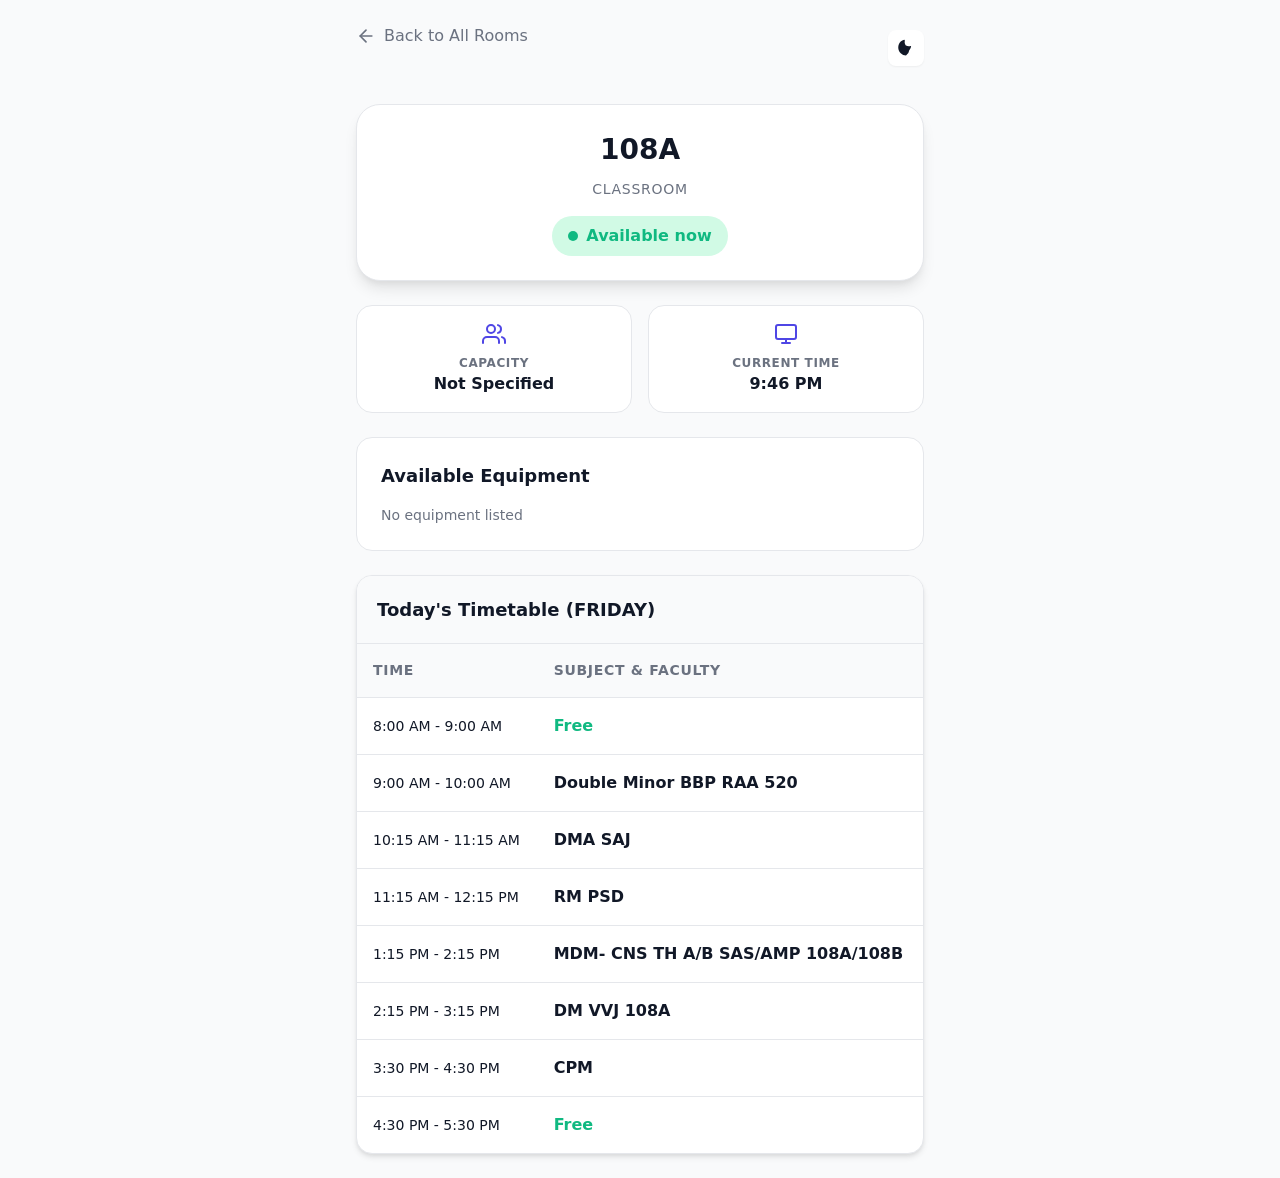
<file: room-108a.html>
<!DOCTYPE html>
<html lang="en">
<head>
    <meta charset="UTF-8">
    <meta name="viewport" content="width=device-width, initial-scale=1.0">
    <title>Room 108A | Smart Campus</title>
    <meta name="description" content="Live timetable and status for room.">
    <link rel="stylesheet" href="style.css">
</head>
<body data-room-id="108a">
    <div class="container">
        <header>
            <a href="index.html" class="back-btn">
                <svg width="20" height="20" viewBox="0 0 24 24" fill="none" stroke="currentColor" stroke-width="2" stroke-linecap="round" stroke-linejoin="round"><line x1="19" y1="12" x2="5" y2="12"></line><polyline points="12 19 5 12 12 5"></polyline></svg>
                Back to All Rooms
            </a>
            <button class="theme-toggle" id="theme-btn" aria-label="Toggle Dark Mode">
                <svg viewBox="0 0 24 24"><path d="M12 21.05a9 9 0 01-6.36-2.64C1.76 14.54 1.76 8.2 5.64 4.32a9 9 0 014.13-2.19c.47-.13.91.24.79.71a8.03 8.03 0 00.91 5.92 8.03 8.03 0 005.92.91c.47-.12.84.32.71.79a9 9 0 01-2.19 4.13A9 9 0 0112 21.05z"/></svg>
            </button>
        </header>

        <main id="room-content" class="hidden">
            <section class="room-hero">
                <h1 id="room-name">Loading...</h1>
                <p id="room-type" class="text-muted text-sm" style="text-transform: uppercase; letter-spacing: 0.05em;">---</p>
                <div id="room-status-indicator" class="status-indicator">
                    <div class="status-dot"></div>
                    <span id="room-status-text">Checking Status...</span>
                </div>
            </section>

            <section class="details-grid">
                <div class="detail-item">
                    <svg class="detail-icon" viewBox="0 0 24 24" fill="none" stroke="currentColor" stroke-width="2" stroke-linecap="round" stroke-linejoin="round"><path d="M17 21v-2a4 4 0 0 0-4-4H5a4 4 0 0 0-4 4v2"></path><circle cx="9" cy="7" r="4"></circle><path d="M23 21v-2a4 4 0 0 0-3-3.87"></path><path d="M16 3.13a4 4 0 0 1 0 7.75"></path></svg>
                    <span class="detail-label">Capacity</span>
                    <span id="room-capacity" class="detail-value">-- Seats</span>
                </div>
                <div class="detail-item">
                    <svg class="detail-icon" viewBox="0 0 24 24" fill="none" stroke="currentColor" stroke-width="2" stroke-linecap="round" stroke-linejoin="round"><rect x="2" y="3" width="20" height="14" rx="2" ry="2"></rect><line x1="8" y1="21" x2="16" y2="21"></line><line x1="12" y1="17" x2="12" y2="21"></line></svg>
                    <span class="detail-label">Current Time</span>
                    <span id="current-clock" class="detail-value">--:--</span>
                </div>
            </section>

            <section class="equipment-list">
                <h3>Available Equipment</h3>
                <div id="equipment-tags" class="equipment-tags">
                </div>
            </section>

            <section class="timetable-card">
                <div class="timetable-header">
                    <h3 id="timetable-title">Today's Timetable</h3>
                </div>
                <div class="table-container">
                    <table>
                        <thead>
                            <tr>
                                <th>Time</th>
                                <th>Subject & Faculty</th>
                            </tr>
                        </thead>
                        <tbody id="timetable-body">
                        </tbody>
                    </table>
                </div>
            </section>
        </main>
        
        <div id="loader" class="loader-container">
            <div class="spinner"></div>
        </div>

        <div id="error-message" class="hidden text-center" style="padding: 2rem;">
            <svg style="width: 48px; height: 48px; color: var(--status-occupied); margin: 0 auto 1rem;" fill="none" stroke="currentColor" viewBox="0 0 24 24"><path stroke-linecap="round" stroke-linejoin="round" stroke-width="2" d="M12 9v2m0 4h.01m-6.938 4h13.856c1.54 0 2.502-1.667 1.732-3L13.732 4c-.77-1.333-2.694-1.333-3.464 0L3.34 16c-.77 1.333.192 3 1.732 3z"></path></svg>
            <h2 style="margin-bottom: 0.5rem;">Room Not Found</h2>
            <p class="text-muted" style="margin-bottom: 1.5rem;">The requested room ID is invalid or does not exist.</p>
            <a href="index.html" class="filter-btn" style="text-decoration: none; display: inline-block; background-color: var(--primary); color: white;">Return Home</a>
        </div>
    </div>

    <script src="app.js"></script>
</body>
</html>
</file>
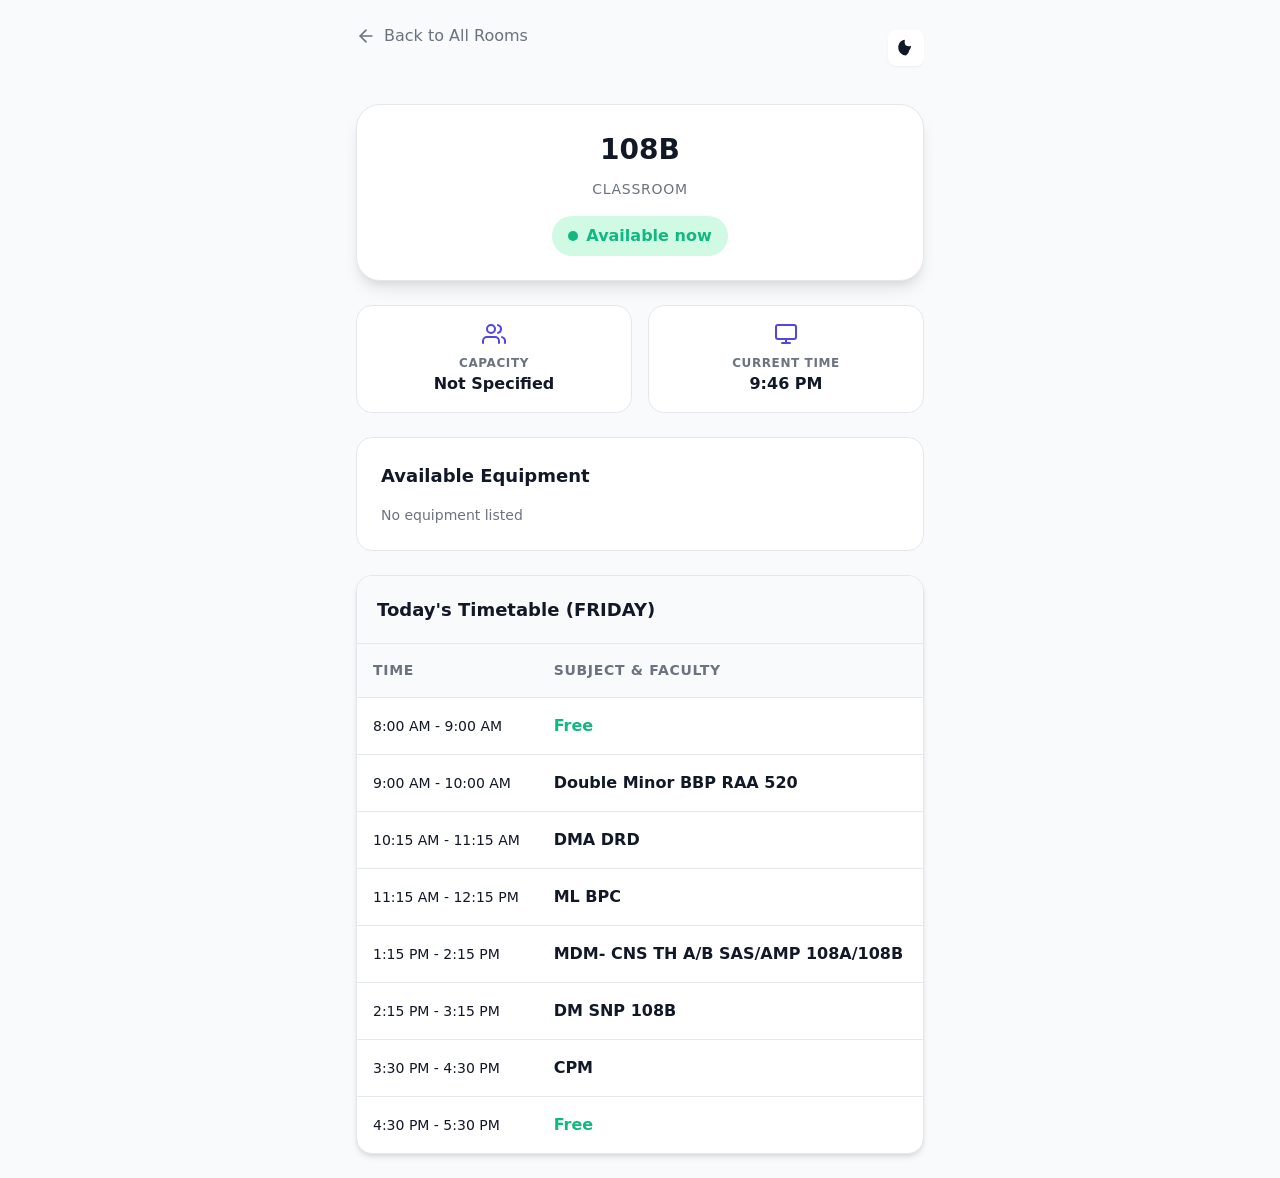
<file: room-108b.html>
<!DOCTYPE html>
<html lang="en">
<head>
    <meta charset="UTF-8">
    <meta name="viewport" content="width=device-width, initial-scale=1.0">
    <title>Room 108B | Smart Campus</title>
    <meta name="description" content="Live timetable and status for room.">
    <link rel="stylesheet" href="style.css">
</head>
<body data-room-id="108b">
    <div class="container">
        <header>
            <a href="index.html" class="back-btn">
                <svg width="20" height="20" viewBox="0 0 24 24" fill="none" stroke="currentColor" stroke-width="2" stroke-linecap="round" stroke-linejoin="round"><line x1="19" y1="12" x2="5" y2="12"></line><polyline points="12 19 5 12 12 5"></polyline></svg>
                Back to All Rooms
            </a>
            <button class="theme-toggle" id="theme-btn" aria-label="Toggle Dark Mode">
                <svg viewBox="0 0 24 24"><path d="M12 21.05a9 9 0 01-6.36-2.64C1.76 14.54 1.76 8.2 5.64 4.32a9 9 0 014.13-2.19c.47-.13.91.24.79.71a8.03 8.03 0 00.91 5.92 8.03 8.03 0 005.92.91c.47-.12.84.32.71.79a9 9 0 01-2.19 4.13A9 9 0 0112 21.05z"/></svg>
            </button>
        </header>

        <main id="room-content" class="hidden">
            <section class="room-hero">
                <h1 id="room-name">Loading...</h1>
                <p id="room-type" class="text-muted text-sm" style="text-transform: uppercase; letter-spacing: 0.05em;">---</p>
                <div id="room-status-indicator" class="status-indicator">
                    <div class="status-dot"></div>
                    <span id="room-status-text">Checking Status...</span>
                </div>
            </section>

            <section class="details-grid">
                <div class="detail-item">
                    <svg class="detail-icon" viewBox="0 0 24 24" fill="none" stroke="currentColor" stroke-width="2" stroke-linecap="round" stroke-linejoin="round"><path d="M17 21v-2a4 4 0 0 0-4-4H5a4 4 0 0 0-4 4v2"></path><circle cx="9" cy="7" r="4"></circle><path d="M23 21v-2a4 4 0 0 0-3-3.87"></path><path d="M16 3.13a4 4 0 0 1 0 7.75"></path></svg>
                    <span class="detail-label">Capacity</span>
                    <span id="room-capacity" class="detail-value">-- Seats</span>
                </div>
                <div class="detail-item">
                    <svg class="detail-icon" viewBox="0 0 24 24" fill="none" stroke="currentColor" stroke-width="2" stroke-linecap="round" stroke-linejoin="round"><rect x="2" y="3" width="20" height="14" rx="2" ry="2"></rect><line x1="8" y1="21" x2="16" y2="21"></line><line x1="12" y1="17" x2="12" y2="21"></line></svg>
                    <span class="detail-label">Current Time</span>
                    <span id="current-clock" class="detail-value">--:--</span>
                </div>
            </section>

            <section class="equipment-list">
                <h3>Available Equipment</h3>
                <div id="equipment-tags" class="equipment-tags">
                </div>
            </section>

            <section class="timetable-card">
                <div class="timetable-header">
                    <h3 id="timetable-title">Today's Timetable</h3>
                </div>
                <div class="table-container">
                    <table>
                        <thead>
                            <tr>
                                <th>Time</th>
                                <th>Subject & Faculty</th>
                            </tr>
                        </thead>
                        <tbody id="timetable-body">
                        </tbody>
                    </table>
                </div>
            </section>
        </main>
        
        <div id="loader" class="loader-container">
            <div class="spinner"></div>
        </div>

        <div id="error-message" class="hidden text-center" style="padding: 2rem;">
            <svg style="width: 48px; height: 48px; color: var(--status-occupied); margin: 0 auto 1rem;" fill="none" stroke="currentColor" viewBox="0 0 24 24"><path stroke-linecap="round" stroke-linejoin="round" stroke-width="2" d="M12 9v2m0 4h.01m-6.938 4h13.856c1.54 0 2.502-1.667 1.732-3L13.732 4c-.77-1.333-2.694-1.333-3.464 0L3.34 16c-.77 1.333.192 3 1.732 3z"></path></svg>
            <h2 style="margin-bottom: 0.5rem;">Room Not Found</h2>
            <p class="text-muted" style="margin-bottom: 1.5rem;">The requested room ID is invalid or does not exist.</p>
            <a href="index.html" class="filter-btn" style="text-decoration: none; display: inline-block; background-color: var(--primary); color: white;">Return Home</a>
        </div>
    </div>

    <script src="app.js"></script>
</body>
</html>
</file>
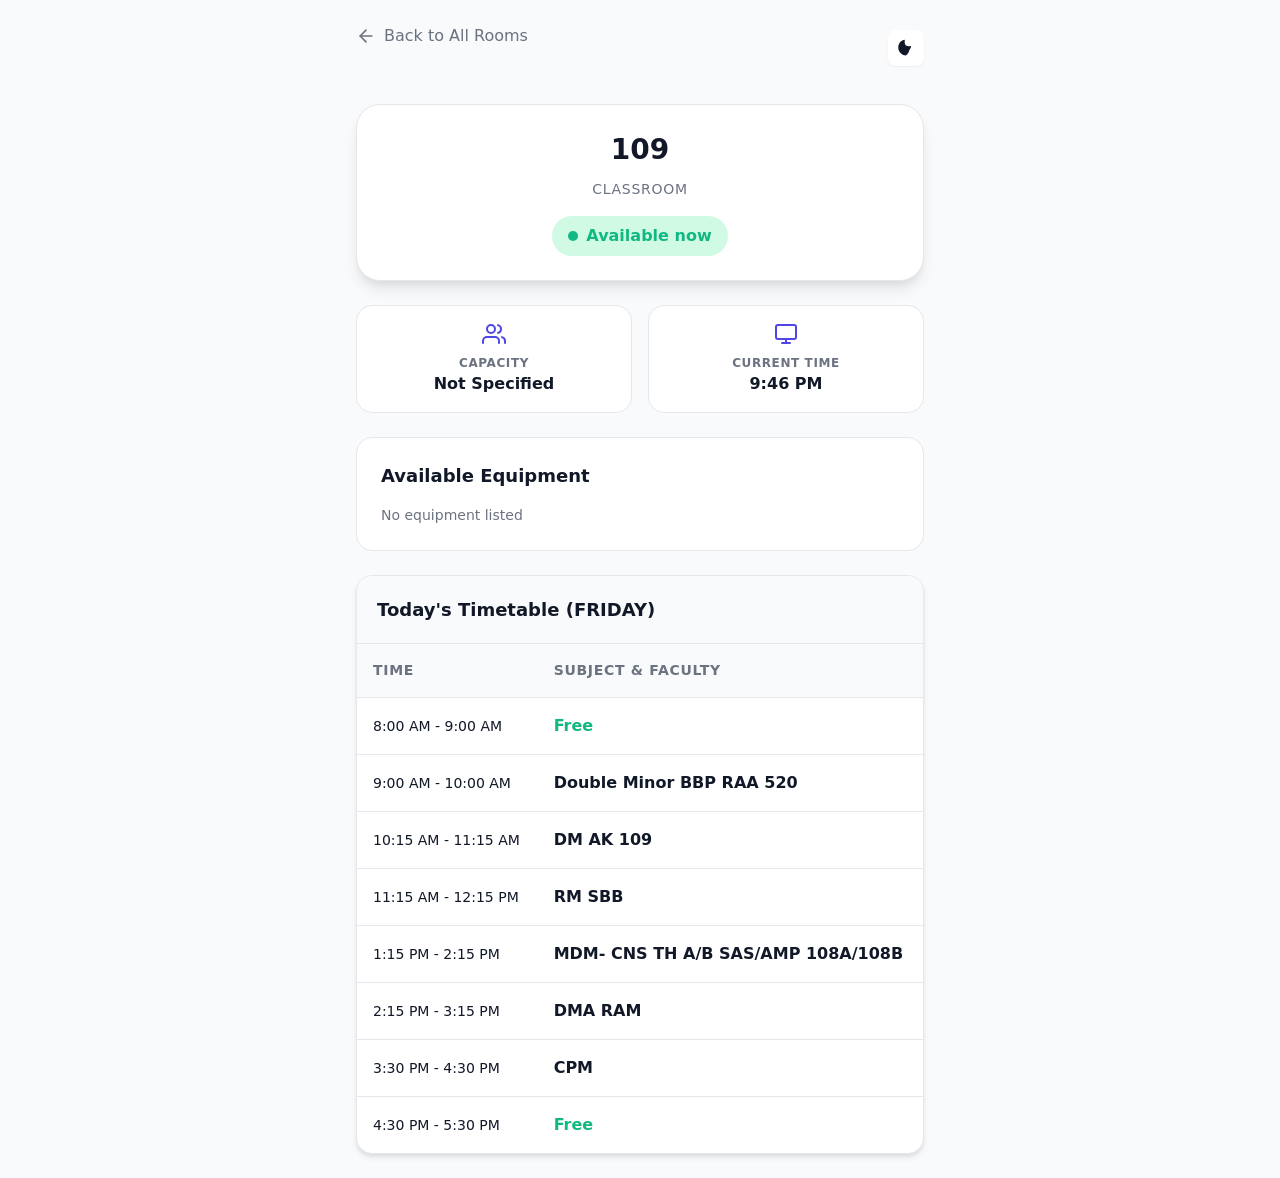
<file: room-109.html>
<!DOCTYPE html>
<html lang="en">
<head>
    <meta charset="UTF-8">
    <meta name="viewport" content="width=device-width, initial-scale=1.0">
    <title>Room 109 | Smart Campus</title>
    <meta name="description" content="Live timetable and status for room.">
    <link rel="stylesheet" href="style.css">
</head>
<body data-room-id="109">
    <div class="container">
        <header>
            <a href="index.html" class="back-btn">
                <svg width="20" height="20" viewBox="0 0 24 24" fill="none" stroke="currentColor" stroke-width="2" stroke-linecap="round" stroke-linejoin="round"><line x1="19" y1="12" x2="5" y2="12"></line><polyline points="12 19 5 12 12 5"></polyline></svg>
                Back to All Rooms
            </a>
            <button class="theme-toggle" id="theme-btn" aria-label="Toggle Dark Mode">
                <svg viewBox="0 0 24 24"><path d="M12 21.05a9 9 0 01-6.36-2.64C1.76 14.54 1.76 8.2 5.64 4.32a9 9 0 014.13-2.19c.47-.13.91.24.79.71a8.03 8.03 0 00.91 5.92 8.03 8.03 0 005.92.91c.47-.12.84.32.71.79a9 9 0 01-2.19 4.13A9 9 0 0112 21.05z"/></svg>
            </button>
        </header>

        <main id="room-content" class="hidden">
            <section class="room-hero">
                <h1 id="room-name">Loading...</h1>
                <p id="room-type" class="text-muted text-sm" style="text-transform: uppercase; letter-spacing: 0.05em;">---</p>
                <div id="room-status-indicator" class="status-indicator">
                    <div class="status-dot"></div>
                    <span id="room-status-text">Checking Status...</span>
                </div>
            </section>

            <section class="details-grid">
                <div class="detail-item">
                    <svg class="detail-icon" viewBox="0 0 24 24" fill="none" stroke="currentColor" stroke-width="2" stroke-linecap="round" stroke-linejoin="round"><path d="M17 21v-2a4 4 0 0 0-4-4H5a4 4 0 0 0-4 4v2"></path><circle cx="9" cy="7" r="4"></circle><path d="M23 21v-2a4 4 0 0 0-3-3.87"></path><path d="M16 3.13a4 4 0 0 1 0 7.75"></path></svg>
                    <span class="detail-label">Capacity</span>
                    <span id="room-capacity" class="detail-value">-- Seats</span>
                </div>
                <div class="detail-item">
                    <svg class="detail-icon" viewBox="0 0 24 24" fill="none" stroke="currentColor" stroke-width="2" stroke-linecap="round" stroke-linejoin="round"><rect x="2" y="3" width="20" height="14" rx="2" ry="2"></rect><line x1="8" y1="21" x2="16" y2="21"></line><line x1="12" y1="17" x2="12" y2="21"></line></svg>
                    <span class="detail-label">Current Time</span>
                    <span id="current-clock" class="detail-value">--:--</span>
                </div>
            </section>

            <section class="equipment-list">
                <h3>Available Equipment</h3>
                <div id="equipment-tags" class="equipment-tags">
                </div>
            </section>

            <section class="timetable-card">
                <div class="timetable-header">
                    <h3 id="timetable-title">Today's Timetable</h3>
                </div>
                <div class="table-container">
                    <table>
                        <thead>
                            <tr>
                                <th>Time</th>
                                <th>Subject & Faculty</th>
                            </tr>
                        </thead>
                        <tbody id="timetable-body">
                        </tbody>
                    </table>
                </div>
            </section>
        </main>
        
        <div id="loader" class="loader-container">
            <div class="spinner"></div>
        </div>

        <div id="error-message" class="hidden text-center" style="padding: 2rem;">
            <svg style="width: 48px; height: 48px; color: var(--status-occupied); margin: 0 auto 1rem;" fill="none" stroke="currentColor" viewBox="0 0 24 24"><path stroke-linecap="round" stroke-linejoin="round" stroke-width="2" d="M12 9v2m0 4h.01m-6.938 4h13.856c1.54 0 2.502-1.667 1.732-3L13.732 4c-.77-1.333-2.694-1.333-3.464 0L3.34 16c-.77 1.333.192 3 1.732 3z"></path></svg>
            <h2 style="margin-bottom: 0.5rem;">Room Not Found</h2>
            <p class="text-muted" style="margin-bottom: 1.5rem;">The requested room ID is invalid or does not exist.</p>
            <a href="index.html" class="filter-btn" style="text-decoration: none; display: inline-block; background-color: var(--primary); color: white;">Return Home</a>
        </div>
    </div>

    <script src="app.js"></script>
</body>
</html>
</file>
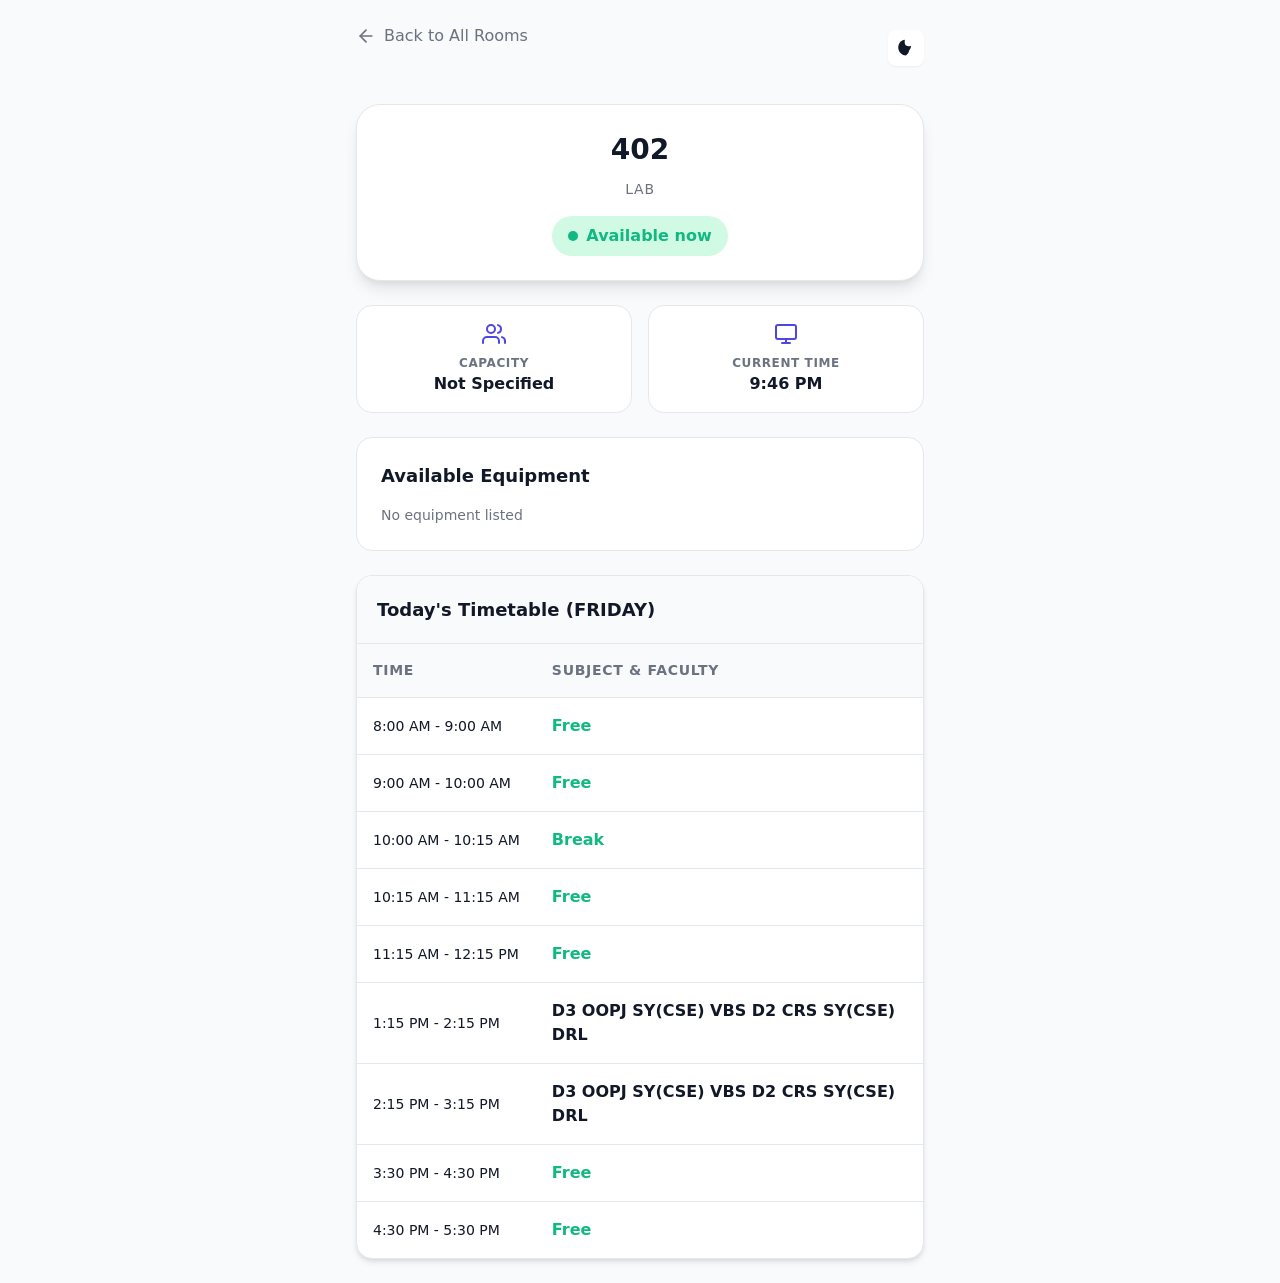
<file: room-402.html>
<!DOCTYPE html>
<html lang="en">
<head>
    <meta charset="UTF-8">
    <meta name="viewport" content="width=device-width, initial-scale=1.0">
    <title>Room 402 | Smart Campus</title>
    <meta name="description" content="Live timetable and status for room.">
    <link rel="stylesheet" href="style.css">
</head>
<body data-room-id="402">
    <div class="container">
        <header>
            <a href="index.html" class="back-btn">
                <svg width="20" height="20" viewBox="0 0 24 24" fill="none" stroke="currentColor" stroke-width="2" stroke-linecap="round" stroke-linejoin="round"><line x1="19" y1="12" x2="5" y2="12"></line><polyline points="12 19 5 12 12 5"></polyline></svg>
                Back to All Rooms
            </a>
            <button class="theme-toggle" id="theme-btn" aria-label="Toggle Dark Mode">
                <svg viewBox="0 0 24 24"><path d="M12 21.05a9 9 0 01-6.36-2.64C1.76 14.54 1.76 8.2 5.64 4.32a9 9 0 014.13-2.19c.47-.13.91.24.79.71a8.03 8.03 0 00.91 5.92 8.03 8.03 0 005.92.91c.47-.12.84.32.71.79a9 9 0 01-2.19 4.13A9 9 0 0112 21.05z"/></svg>
            </button>
        </header>

        <main id="room-content" class="hidden">
            <section class="room-hero">
                <h1 id="room-name">Loading...</h1>
                <p id="room-type" class="text-muted text-sm" style="text-transform: uppercase; letter-spacing: 0.05em;">---</p>
                <div id="room-status-indicator" class="status-indicator">
                    <div class="status-dot"></div>
                    <span id="room-status-text">Checking Status...</span>
                </div>
            </section>

            <section class="details-grid">
                <div class="detail-item">
                    <svg class="detail-icon" viewBox="0 0 24 24" fill="none" stroke="currentColor" stroke-width="2" stroke-linecap="round" stroke-linejoin="round"><path d="M17 21v-2a4 4 0 0 0-4-4H5a4 4 0 0 0-4 4v2"></path><circle cx="9" cy="7" r="4"></circle><path d="M23 21v-2a4 4 0 0 0-3-3.87"></path><path d="M16 3.13a4 4 0 0 1 0 7.75"></path></svg>
                    <span class="detail-label">Capacity</span>
                    <span id="room-capacity" class="detail-value">-- Seats</span>
                </div>
                <div class="detail-item">
                    <svg class="detail-icon" viewBox="0 0 24 24" fill="none" stroke="currentColor" stroke-width="2" stroke-linecap="round" stroke-linejoin="round"><rect x="2" y="3" width="20" height="14" rx="2" ry="2"></rect><line x1="8" y1="21" x2="16" y2="21"></line><line x1="12" y1="17" x2="12" y2="21"></line></svg>
                    <span class="detail-label">Current Time</span>
                    <span id="current-clock" class="detail-value">--:--</span>
                </div>
            </section>

            <section class="equipment-list">
                <h3>Available Equipment</h3>
                <div id="equipment-tags" class="equipment-tags">
                </div>
            </section>

            <section class="timetable-card">
                <div class="timetable-header">
                    <h3 id="timetable-title">Today's Timetable</h3>
                </div>
                <div class="table-container">
                    <table>
                        <thead>
                            <tr>
                                <th>Time</th>
                                <th>Subject & Faculty</th>
                            </tr>
                        </thead>
                        <tbody id="timetable-body">
                        </tbody>
                    </table>
                </div>
            </section>
        </main>
        
        <div id="loader" class="loader-container">
            <div class="spinner"></div>
        </div>

        <div id="error-message" class="hidden text-center" style="padding: 2rem;">
            <svg style="width: 48px; height: 48px; color: var(--status-occupied); margin: 0 auto 1rem;" fill="none" stroke="currentColor" viewBox="0 0 24 24"><path stroke-linecap="round" stroke-linejoin="round" stroke-width="2" d="M12 9v2m0 4h.01m-6.938 4h13.856c1.54 0 2.502-1.667 1.732-3L13.732 4c-.77-1.333-2.694-1.333-3.464 0L3.34 16c-.77 1.333.192 3 1.732 3z"></path></svg>
            <h2 style="margin-bottom: 0.5rem;">Room Not Found</h2>
            <p class="text-muted" style="margin-bottom: 1.5rem;">The requested room ID is invalid or does not exist.</p>
            <a href="index.html" class="filter-btn" style="text-decoration: none; display: inline-block; background-color: var(--primary); color: white;">Return Home</a>
        </div>
    </div>

    <script src="app.js"></script>
</body>
</html>
</file>
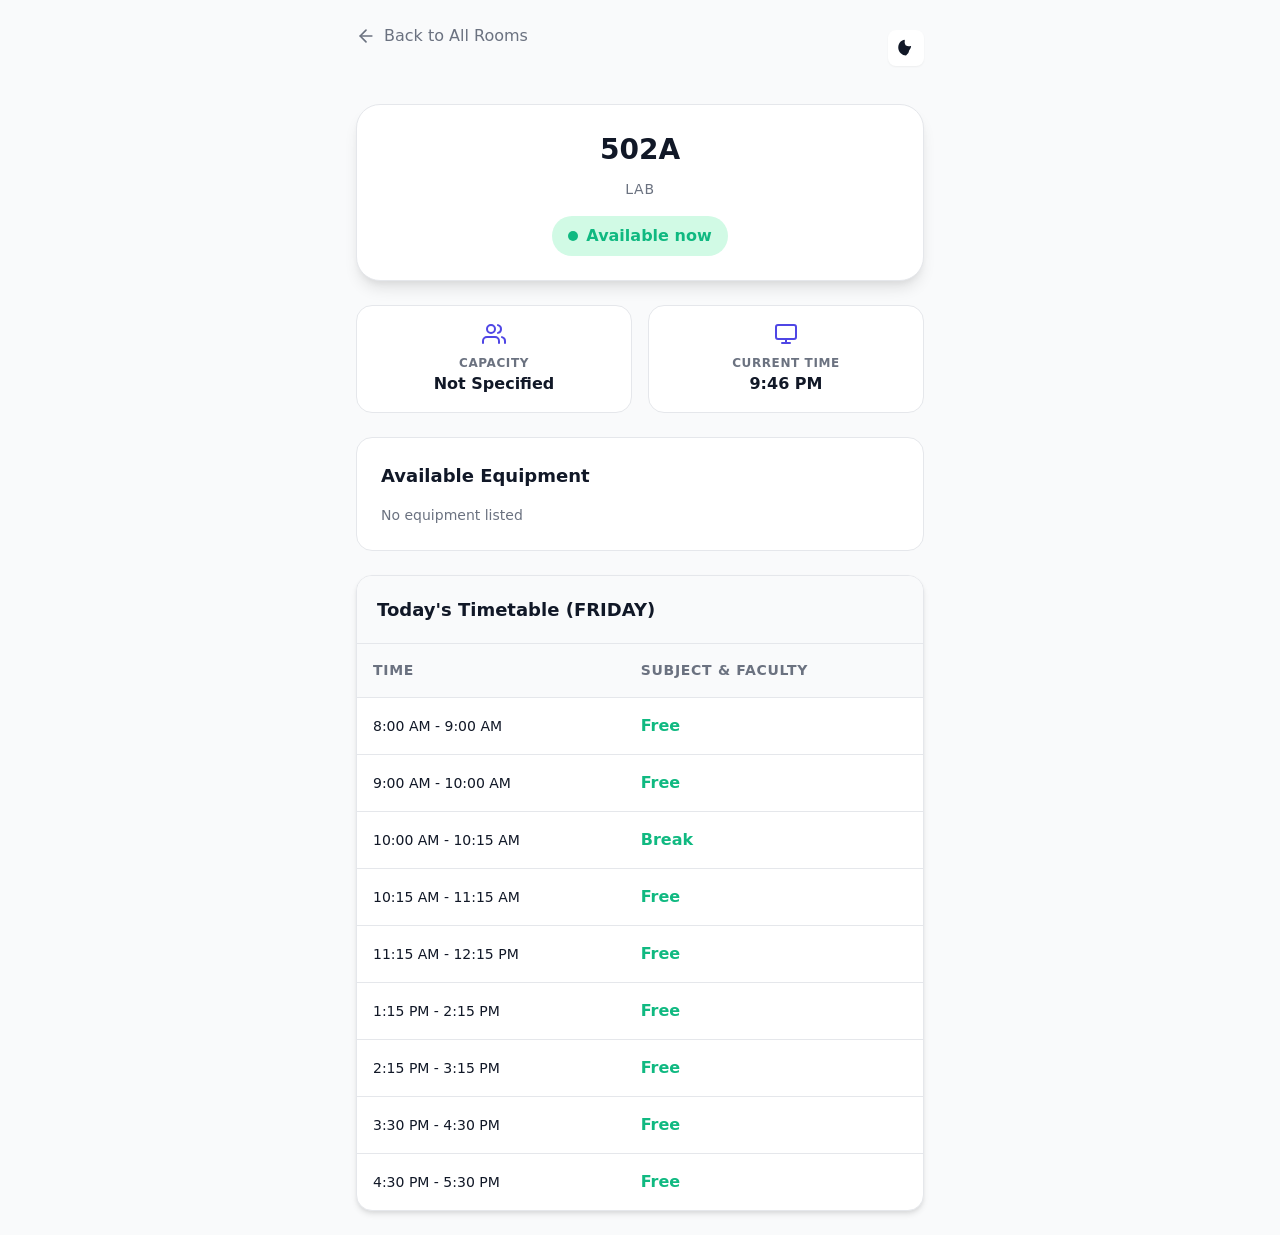
<file: room-502a.html>
<!DOCTYPE html>
<html lang="en">
<head>
    <meta charset="UTF-8">
    <meta name="viewport" content="width=device-width, initial-scale=1.0">
    <title>Room 502A | Smart Campus</title>
    <meta name="description" content="Live timetable and status for room.">
    <link rel="stylesheet" href="style.css">
</head>
<body data-room-id="502a">
    <div class="container">
        <header>
            <a href="index.html" class="back-btn">
                <svg width="20" height="20" viewBox="0 0 24 24" fill="none" stroke="currentColor" stroke-width="2" stroke-linecap="round" stroke-linejoin="round"><line x1="19" y1="12" x2="5" y2="12"></line><polyline points="12 19 5 12 12 5"></polyline></svg>
                Back to All Rooms
            </a>
            <button class="theme-toggle" id="theme-btn" aria-label="Toggle Dark Mode">
                <svg viewBox="0 0 24 24"><path d="M12 21.05a9 9 0 01-6.36-2.64C1.76 14.54 1.76 8.2 5.64 4.32a9 9 0 014.13-2.19c.47-.13.91.24.79.71a8.03 8.03 0 00.91 5.92 8.03 8.03 0 005.92.91c.47-.12.84.32.71.79a9 9 0 01-2.19 4.13A9 9 0 0112 21.05z"/></svg>
            </button>
        </header>

        <main id="room-content" class="hidden">
            <section class="room-hero">
                <h1 id="room-name">Loading...</h1>
                <p id="room-type" class="text-muted text-sm" style="text-transform: uppercase; letter-spacing: 0.05em;">---</p>
                <div id="room-status-indicator" class="status-indicator">
                    <div class="status-dot"></div>
                    <span id="room-status-text">Checking Status...</span>
                </div>
            </section>

            <section class="details-grid">
                <div class="detail-item">
                    <svg class="detail-icon" viewBox="0 0 24 24" fill="none" stroke="currentColor" stroke-width="2" stroke-linecap="round" stroke-linejoin="round"><path d="M17 21v-2a4 4 0 0 0-4-4H5a4 4 0 0 0-4 4v2"></path><circle cx="9" cy="7" r="4"></circle><path d="M23 21v-2a4 4 0 0 0-3-3.87"></path><path d="M16 3.13a4 4 0 0 1 0 7.75"></path></svg>
                    <span class="detail-label">Capacity</span>
                    <span id="room-capacity" class="detail-value">-- Seats</span>
                </div>
                <div class="detail-item">
                    <svg class="detail-icon" viewBox="0 0 24 24" fill="none" stroke="currentColor" stroke-width="2" stroke-linecap="round" stroke-linejoin="round"><rect x="2" y="3" width="20" height="14" rx="2" ry="2"></rect><line x1="8" y1="21" x2="16" y2="21"></line><line x1="12" y1="17" x2="12" y2="21"></line></svg>
                    <span class="detail-label">Current Time</span>
                    <span id="current-clock" class="detail-value">--:--</span>
                </div>
            </section>

            <section class="equipment-list">
                <h3>Available Equipment</h3>
                <div id="equipment-tags" class="equipment-tags">
                </div>
            </section>

            <section class="timetable-card">
                <div class="timetable-header">
                    <h3 id="timetable-title">Today's Timetable</h3>
                </div>
                <div class="table-container">
                    <table>
                        <thead>
                            <tr>
                                <th>Time</th>
                                <th>Subject & Faculty</th>
                            </tr>
                        </thead>
                        <tbody id="timetable-body">
                        </tbody>
                    </table>
                </div>
            </section>
        </main>
        
        <div id="loader" class="loader-container">
            <div class="spinner"></div>
        </div>

        <div id="error-message" class="hidden text-center" style="padding: 2rem;">
            <svg style="width: 48px; height: 48px; color: var(--status-occupied); margin: 0 auto 1rem;" fill="none" stroke="currentColor" viewBox="0 0 24 24"><path stroke-linecap="round" stroke-linejoin="round" stroke-width="2" d="M12 9v2m0 4h.01m-6.938 4h13.856c1.54 0 2.502-1.667 1.732-3L13.732 4c-.77-1.333-2.694-1.333-3.464 0L3.34 16c-.77 1.333.192 3 1.732 3z"></path></svg>
            <h2 style="margin-bottom: 0.5rem;">Room Not Found</h2>
            <p class="text-muted" style="margin-bottom: 1.5rem;">The requested room ID is invalid or does not exist.</p>
            <a href="index.html" class="filter-btn" style="text-decoration: none; display: inline-block; background-color: var(--primary); color: white;">Return Home</a>
        </div>
    </div>

    <script src="app.js"></script>
</body>
</html>
</file>
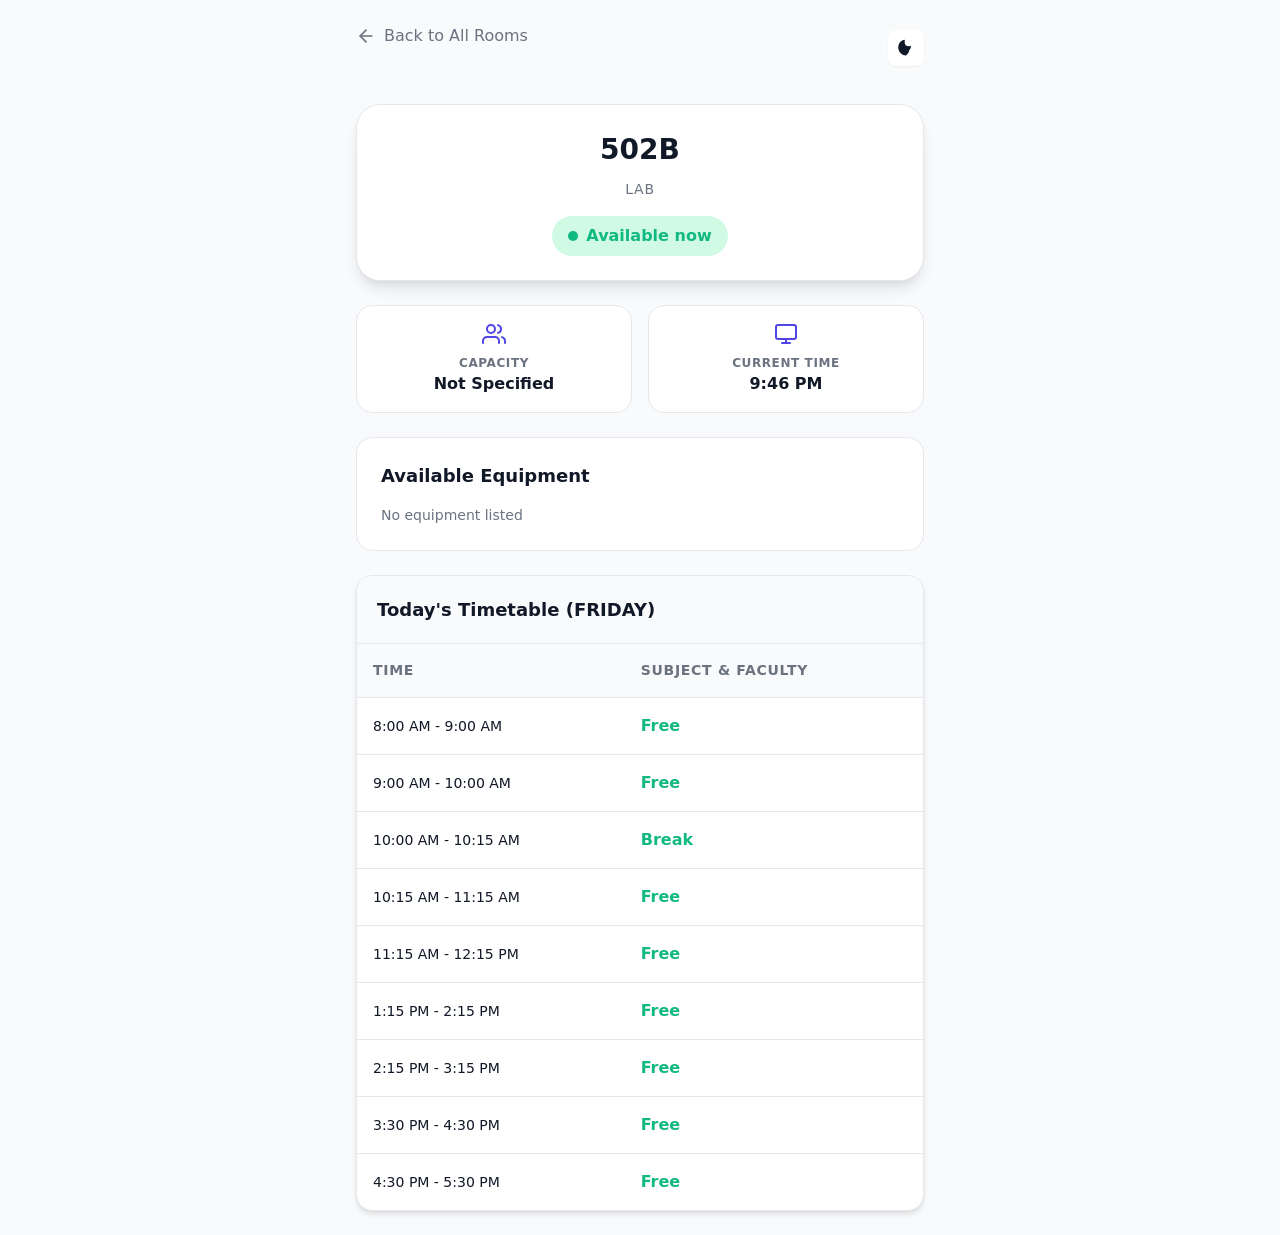
<file: room-502b.html>
<!DOCTYPE html>
<html lang="en">
<head>
    <meta charset="UTF-8">
    <meta name="viewport" content="width=device-width, initial-scale=1.0">
    <title>Room 502B | Smart Campus</title>
    <meta name="description" content="Live timetable and status for room.">
    <link rel="stylesheet" href="style.css">
</head>
<body data-room-id="502b">
    <div class="container">
        <header>
            <a href="index.html" class="back-btn">
                <svg width="20" height="20" viewBox="0 0 24 24" fill="none" stroke="currentColor" stroke-width="2" stroke-linecap="round" stroke-linejoin="round"><line x1="19" y1="12" x2="5" y2="12"></line><polyline points="12 19 5 12 12 5"></polyline></svg>
                Back to All Rooms
            </a>
            <button class="theme-toggle" id="theme-btn" aria-label="Toggle Dark Mode">
                <svg viewBox="0 0 24 24"><path d="M12 21.05a9 9 0 01-6.36-2.64C1.76 14.54 1.76 8.2 5.64 4.32a9 9 0 014.13-2.19c.47-.13.91.24.79.71a8.03 8.03 0 00.91 5.92 8.03 8.03 0 005.92.91c.47-.12.84.32.71.79a9 9 0 01-2.19 4.13A9 9 0 0112 21.05z"/></svg>
            </button>
        </header>

        <main id="room-content" class="hidden">
            <section class="room-hero">
                <h1 id="room-name">Loading...</h1>
                <p id="room-type" class="text-muted text-sm" style="text-transform: uppercase; letter-spacing: 0.05em;">---</p>
                <div id="room-status-indicator" class="status-indicator">
                    <div class="status-dot"></div>
                    <span id="room-status-text">Checking Status...</span>
                </div>
            </section>

            <section class="details-grid">
                <div class="detail-item">
                    <svg class="detail-icon" viewBox="0 0 24 24" fill="none" stroke="currentColor" stroke-width="2" stroke-linecap="round" stroke-linejoin="round"><path d="M17 21v-2a4 4 0 0 0-4-4H5a4 4 0 0 0-4 4v2"></path><circle cx="9" cy="7" r="4"></circle><path d="M23 21v-2a4 4 0 0 0-3-3.87"></path><path d="M16 3.13a4 4 0 0 1 0 7.75"></path></svg>
                    <span class="detail-label">Capacity</span>
                    <span id="room-capacity" class="detail-value">-- Seats</span>
                </div>
                <div class="detail-item">
                    <svg class="detail-icon" viewBox="0 0 24 24" fill="none" stroke="currentColor" stroke-width="2" stroke-linecap="round" stroke-linejoin="round"><rect x="2" y="3" width="20" height="14" rx="2" ry="2"></rect><line x1="8" y1="21" x2="16" y2="21"></line><line x1="12" y1="17" x2="12" y2="21"></line></svg>
                    <span class="detail-label">Current Time</span>
                    <span id="current-clock" class="detail-value">--:--</span>
                </div>
            </section>

            <section class="equipment-list">
                <h3>Available Equipment</h3>
                <div id="equipment-tags" class="equipment-tags">
                </div>
            </section>

            <section class="timetable-card">
                <div class="timetable-header">
                    <h3 id="timetable-title">Today's Timetable</h3>
                </div>
                <div class="table-container">
                    <table>
                        <thead>
                            <tr>
                                <th>Time</th>
                                <th>Subject & Faculty</th>
                            </tr>
                        </thead>
                        <tbody id="timetable-body">
                        </tbody>
                    </table>
                </div>
            </section>
        </main>
        
        <div id="loader" class="loader-container">
            <div class="spinner"></div>
        </div>

        <div id="error-message" class="hidden text-center" style="padding: 2rem;">
            <svg style="width: 48px; height: 48px; color: var(--status-occupied); margin: 0 auto 1rem;" fill="none" stroke="currentColor" viewBox="0 0 24 24"><path stroke-linecap="round" stroke-linejoin="round" stroke-width="2" d="M12 9v2m0 4h.01m-6.938 4h13.856c1.54 0 2.502-1.667 1.732-3L13.732 4c-.77-1.333-2.694-1.333-3.464 0L3.34 16c-.77 1.333.192 3 1.732 3z"></path></svg>
            <h2 style="margin-bottom: 0.5rem;">Room Not Found</h2>
            <p class="text-muted" style="margin-bottom: 1.5rem;">The requested room ID is invalid or does not exist.</p>
            <a href="index.html" class="filter-btn" style="text-decoration: none; display: inline-block; background-color: var(--primary); color: white;">Return Home</a>
        </div>
    </div>

    <script src="app.js"></script>
</body>
</html>
</file>
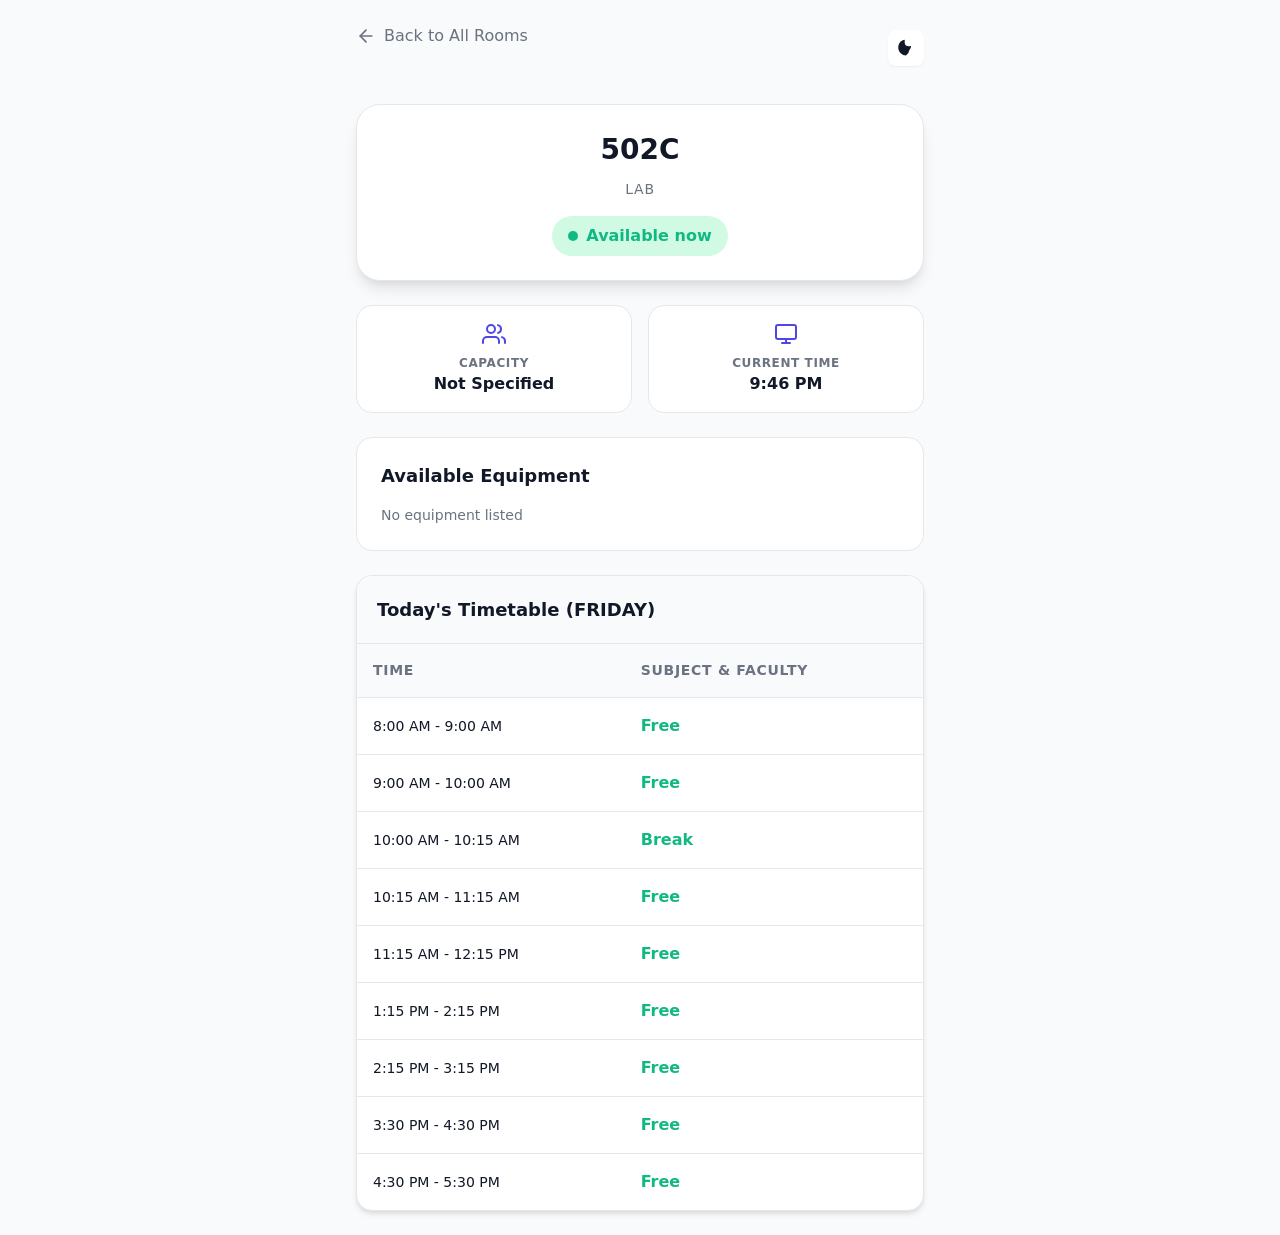
<file: room-502c.html>
<!DOCTYPE html>
<html lang="en">
<head>
    <meta charset="UTF-8">
    <meta name="viewport" content="width=device-width, initial-scale=1.0">
    <title>Room 502C | Smart Campus</title>
    <meta name="description" content="Live timetable and status for room.">
    <link rel="stylesheet" href="style.css">
</head>
<body data-room-id="502c">
    <div class="container">
        <header>
            <a href="index.html" class="back-btn">
                <svg width="20" height="20" viewBox="0 0 24 24" fill="none" stroke="currentColor" stroke-width="2" stroke-linecap="round" stroke-linejoin="round"><line x1="19" y1="12" x2="5" y2="12"></line><polyline points="12 19 5 12 12 5"></polyline></svg>
                Back to All Rooms
            </a>
            <button class="theme-toggle" id="theme-btn" aria-label="Toggle Dark Mode">
                <svg viewBox="0 0 24 24"><path d="M12 21.05a9 9 0 01-6.36-2.64C1.76 14.54 1.76 8.2 5.64 4.32a9 9 0 014.13-2.19c.47-.13.91.24.79.71a8.03 8.03 0 00.91 5.92 8.03 8.03 0 005.92.91c.47-.12.84.32.71.79a9 9 0 01-2.19 4.13A9 9 0 0112 21.05z"/></svg>
            </button>
        </header>

        <main id="room-content" class="hidden">
            <section class="room-hero">
                <h1 id="room-name">Loading...</h1>
                <p id="room-type" class="text-muted text-sm" style="text-transform: uppercase; letter-spacing: 0.05em;">---</p>
                <div id="room-status-indicator" class="status-indicator">
                    <div class="status-dot"></div>
                    <span id="room-status-text">Checking Status...</span>
                </div>
            </section>

            <section class="details-grid">
                <div class="detail-item">
                    <svg class="detail-icon" viewBox="0 0 24 24" fill="none" stroke="currentColor" stroke-width="2" stroke-linecap="round" stroke-linejoin="round"><path d="M17 21v-2a4 4 0 0 0-4-4H5a4 4 0 0 0-4 4v2"></path><circle cx="9" cy="7" r="4"></circle><path d="M23 21v-2a4 4 0 0 0-3-3.87"></path><path d="M16 3.13a4 4 0 0 1 0 7.75"></path></svg>
                    <span class="detail-label">Capacity</span>
                    <span id="room-capacity" class="detail-value">-- Seats</span>
                </div>
                <div class="detail-item">
                    <svg class="detail-icon" viewBox="0 0 24 24" fill="none" stroke="currentColor" stroke-width="2" stroke-linecap="round" stroke-linejoin="round"><rect x="2" y="3" width="20" height="14" rx="2" ry="2"></rect><line x1="8" y1="21" x2="16" y2="21"></line><line x1="12" y1="17" x2="12" y2="21"></line></svg>
                    <span class="detail-label">Current Time</span>
                    <span id="current-clock" class="detail-value">--:--</span>
                </div>
            </section>

            <section class="equipment-list">
                <h3>Available Equipment</h3>
                <div id="equipment-tags" class="equipment-tags">
                </div>
            </section>

            <section class="timetable-card">
                <div class="timetable-header">
                    <h3 id="timetable-title">Today's Timetable</h3>
                </div>
                <div class="table-container">
                    <table>
                        <thead>
                            <tr>
                                <th>Time</th>
                                <th>Subject & Faculty</th>
                            </tr>
                        </thead>
                        <tbody id="timetable-body">
                        </tbody>
                    </table>
                </div>
            </section>
        </main>
        
        <div id="loader" class="loader-container">
            <div class="spinner"></div>
        </div>

        <div id="error-message" class="hidden text-center" style="padding: 2rem;">
            <svg style="width: 48px; height: 48px; color: var(--status-occupied); margin: 0 auto 1rem;" fill="none" stroke="currentColor" viewBox="0 0 24 24"><path stroke-linecap="round" stroke-linejoin="round" stroke-width="2" d="M12 9v2m0 4h.01m-6.938 4h13.856c1.54 0 2.502-1.667 1.732-3L13.732 4c-.77-1.333-2.694-1.333-3.464 0L3.34 16c-.77 1.333.192 3 1.732 3z"></path></svg>
            <h2 style="margin-bottom: 0.5rem;">Room Not Found</h2>
            <p class="text-muted" style="margin-bottom: 1.5rem;">The requested room ID is invalid or does not exist.</p>
            <a href="index.html" class="filter-btn" style="text-decoration: none; display: inline-block; background-color: var(--primary); color: white;">Return Home</a>
        </div>
    </div>

    <script src="app.js"></script>
</body>
</html>
</file>
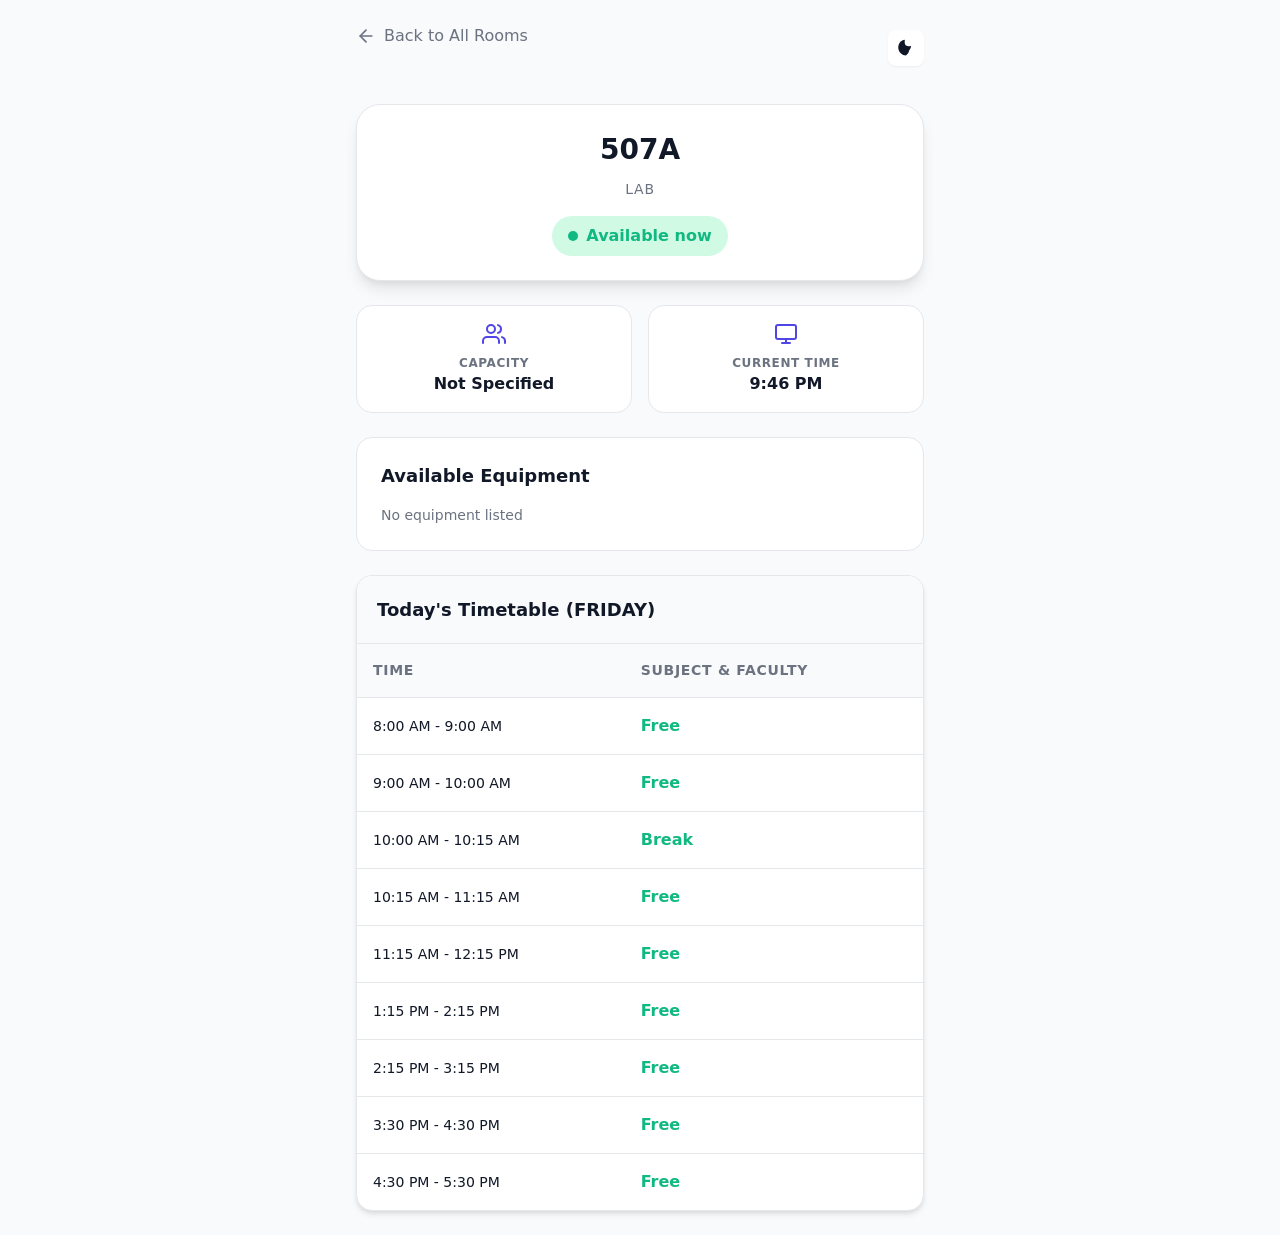
<file: room-507a.html>
<!DOCTYPE html>
<html lang="en">
<head>
    <meta charset="UTF-8">
    <meta name="viewport" content="width=device-width, initial-scale=1.0">
    <title>Room 507A | Smart Campus</title>
    <meta name="description" content="Live timetable and status for room.">
    <link rel="stylesheet" href="style.css">
</head>
<body data-room-id="507a">
    <div class="container">
        <header>
            <a href="index.html" class="back-btn">
                <svg width="20" height="20" viewBox="0 0 24 24" fill="none" stroke="currentColor" stroke-width="2" stroke-linecap="round" stroke-linejoin="round"><line x1="19" y1="12" x2="5" y2="12"></line><polyline points="12 19 5 12 12 5"></polyline></svg>
                Back to All Rooms
            </a>
            <button class="theme-toggle" id="theme-btn" aria-label="Toggle Dark Mode">
                <svg viewBox="0 0 24 24"><path d="M12 21.05a9 9 0 01-6.36-2.64C1.76 14.54 1.76 8.2 5.64 4.32a9 9 0 014.13-2.19c.47-.13.91.24.79.71a8.03 8.03 0 00.91 5.92 8.03 8.03 0 005.92.91c.47-.12.84.32.71.79a9 9 0 01-2.19 4.13A9 9 0 0112 21.05z"/></svg>
            </button>
        </header>

        <main id="room-content" class="hidden">
            <section class="room-hero">
                <h1 id="room-name">Loading...</h1>
                <p id="room-type" class="text-muted text-sm" style="text-transform: uppercase; letter-spacing: 0.05em;">---</p>
                <div id="room-status-indicator" class="status-indicator">
                    <div class="status-dot"></div>
                    <span id="room-status-text">Checking Status...</span>
                </div>
            </section>

            <section class="details-grid">
                <div class="detail-item">
                    <svg class="detail-icon" viewBox="0 0 24 24" fill="none" stroke="currentColor" stroke-width="2" stroke-linecap="round" stroke-linejoin="round"><path d="M17 21v-2a4 4 0 0 0-4-4H5a4 4 0 0 0-4 4v2"></path><circle cx="9" cy="7" r="4"></circle><path d="M23 21v-2a4 4 0 0 0-3-3.87"></path><path d="M16 3.13a4 4 0 0 1 0 7.75"></path></svg>
                    <span class="detail-label">Capacity</span>
                    <span id="room-capacity" class="detail-value">-- Seats</span>
                </div>
                <div class="detail-item">
                    <svg class="detail-icon" viewBox="0 0 24 24" fill="none" stroke="currentColor" stroke-width="2" stroke-linecap="round" stroke-linejoin="round"><rect x="2" y="3" width="20" height="14" rx="2" ry="2"></rect><line x1="8" y1="21" x2="16" y2="21"></line><line x1="12" y1="17" x2="12" y2="21"></line></svg>
                    <span class="detail-label">Current Time</span>
                    <span id="current-clock" class="detail-value">--:--</span>
                </div>
            </section>

            <section class="equipment-list">
                <h3>Available Equipment</h3>
                <div id="equipment-tags" class="equipment-tags">
                </div>
            </section>

            <section class="timetable-card">
                <div class="timetable-header">
                    <h3 id="timetable-title">Today's Timetable</h3>
                </div>
                <div class="table-container">
                    <table>
                        <thead>
                            <tr>
                                <th>Time</th>
                                <th>Subject & Faculty</th>
                            </tr>
                        </thead>
                        <tbody id="timetable-body">
                        </tbody>
                    </table>
                </div>
            </section>
        </main>
        
        <div id="loader" class="loader-container">
            <div class="spinner"></div>
        </div>

        <div id="error-message" class="hidden text-center" style="padding: 2rem;">
            <svg style="width: 48px; height: 48px; color: var(--status-occupied); margin: 0 auto 1rem;" fill="none" stroke="currentColor" viewBox="0 0 24 24"><path stroke-linecap="round" stroke-linejoin="round" stroke-width="2" d="M12 9v2m0 4h.01m-6.938 4h13.856c1.54 0 2.502-1.667 1.732-3L13.732 4c-.77-1.333-2.694-1.333-3.464 0L3.34 16c-.77 1.333.192 3 1.732 3z"></path></svg>
            <h2 style="margin-bottom: 0.5rem;">Room Not Found</h2>
            <p class="text-muted" style="margin-bottom: 1.5rem;">The requested room ID is invalid or does not exist.</p>
            <a href="index.html" class="filter-btn" style="text-decoration: none; display: inline-block; background-color: var(--primary); color: white;">Return Home</a>
        </div>
    </div>

    <script src="app.js"></script>
</body>
</html>
</file>
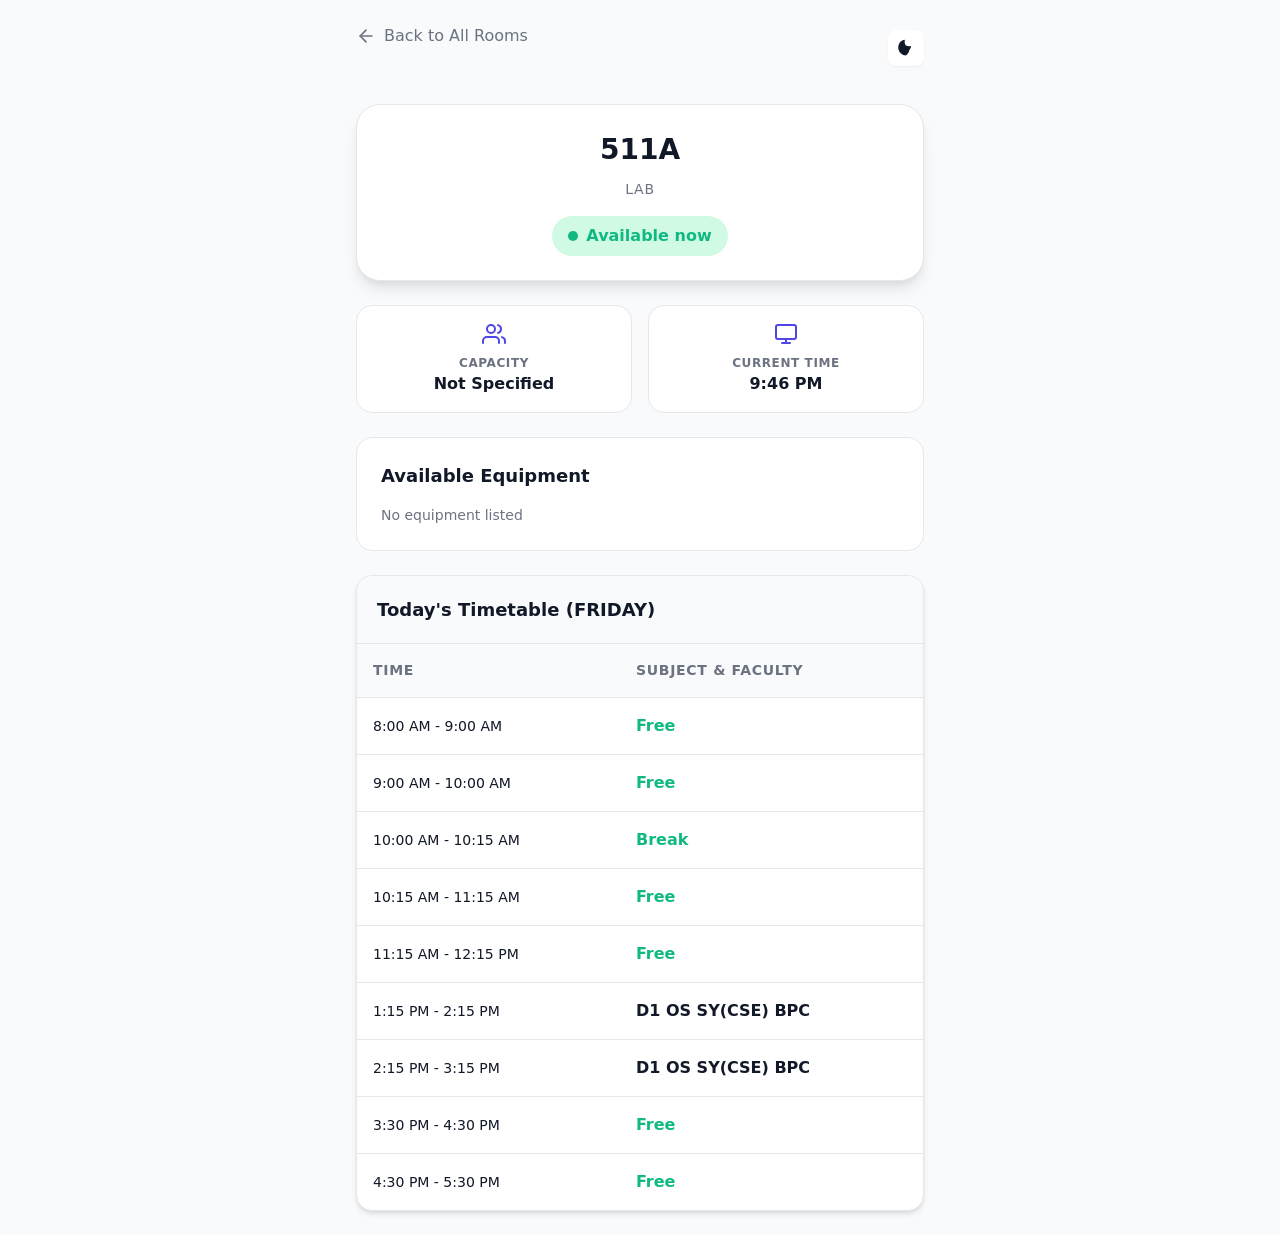
<file: room-511a.html>
<!DOCTYPE html>
<html lang="en">
<head>
    <meta charset="UTF-8">
    <meta name="viewport" content="width=device-width, initial-scale=1.0">
    <title>Room 511A | Smart Campus</title>
    <meta name="description" content="Live timetable and status for room.">
    <link rel="stylesheet" href="style.css">
</head>
<body data-room-id="511a">
    <div class="container">
        <header>
            <a href="index.html" class="back-btn">
                <svg width="20" height="20" viewBox="0 0 24 24" fill="none" stroke="currentColor" stroke-width="2" stroke-linecap="round" stroke-linejoin="round"><line x1="19" y1="12" x2="5" y2="12"></line><polyline points="12 19 5 12 12 5"></polyline></svg>
                Back to All Rooms
            </a>
            <button class="theme-toggle" id="theme-btn" aria-label="Toggle Dark Mode">
                <svg viewBox="0 0 24 24"><path d="M12 21.05a9 9 0 01-6.36-2.64C1.76 14.54 1.76 8.2 5.64 4.32a9 9 0 014.13-2.19c.47-.13.91.24.79.71a8.03 8.03 0 00.91 5.92 8.03 8.03 0 005.92.91c.47-.12.84.32.71.79a9 9 0 01-2.19 4.13A9 9 0 0112 21.05z"/></svg>
            </button>
        </header>

        <main id="room-content" class="hidden">
            <section class="room-hero">
                <h1 id="room-name">Loading...</h1>
                <p id="room-type" class="text-muted text-sm" style="text-transform: uppercase; letter-spacing: 0.05em;">---</p>
                <div id="room-status-indicator" class="status-indicator">
                    <div class="status-dot"></div>
                    <span id="room-status-text">Checking Status...</span>
                </div>
            </section>

            <section class="details-grid">
                <div class="detail-item">
                    <svg class="detail-icon" viewBox="0 0 24 24" fill="none" stroke="currentColor" stroke-width="2" stroke-linecap="round" stroke-linejoin="round"><path d="M17 21v-2a4 4 0 0 0-4-4H5a4 4 0 0 0-4 4v2"></path><circle cx="9" cy="7" r="4"></circle><path d="M23 21v-2a4 4 0 0 0-3-3.87"></path><path d="M16 3.13a4 4 0 0 1 0 7.75"></path></svg>
                    <span class="detail-label">Capacity</span>
                    <span id="room-capacity" class="detail-value">-- Seats</span>
                </div>
                <div class="detail-item">
                    <svg class="detail-icon" viewBox="0 0 24 24" fill="none" stroke="currentColor" stroke-width="2" stroke-linecap="round" stroke-linejoin="round"><rect x="2" y="3" width="20" height="14" rx="2" ry="2"></rect><line x1="8" y1="21" x2="16" y2="21"></line><line x1="12" y1="17" x2="12" y2="21"></line></svg>
                    <span class="detail-label">Current Time</span>
                    <span id="current-clock" class="detail-value">--:--</span>
                </div>
            </section>

            <section class="equipment-list">
                <h3>Available Equipment</h3>
                <div id="equipment-tags" class="equipment-tags">
                </div>
            </section>

            <section class="timetable-card">
                <div class="timetable-header">
                    <h3 id="timetable-title">Today's Timetable</h3>
                </div>
                <div class="table-container">
                    <table>
                        <thead>
                            <tr>
                                <th>Time</th>
                                <th>Subject & Faculty</th>
                            </tr>
                        </thead>
                        <tbody id="timetable-body">
                        </tbody>
                    </table>
                </div>
            </section>
        </main>
        
        <div id="loader" class="loader-container">
            <div class="spinner"></div>
        </div>

        <div id="error-message" class="hidden text-center" style="padding: 2rem;">
            <svg style="width: 48px; height: 48px; color: var(--status-occupied); margin: 0 auto 1rem;" fill="none" stroke="currentColor" viewBox="0 0 24 24"><path stroke-linecap="round" stroke-linejoin="round" stroke-width="2" d="M12 9v2m0 4h.01m-6.938 4h13.856c1.54 0 2.502-1.667 1.732-3L13.732 4c-.77-1.333-2.694-1.333-3.464 0L3.34 16c-.77 1.333.192 3 1.732 3z"></path></svg>
            <h2 style="margin-bottom: 0.5rem;">Room Not Found</h2>
            <p class="text-muted" style="margin-bottom: 1.5rem;">The requested room ID is invalid or does not exist.</p>
            <a href="index.html" class="filter-btn" style="text-decoration: none; display: inline-block; background-color: var(--primary); color: white;">Return Home</a>
        </div>
    </div>

    <script src="app.js"></script>
</body>
</html>
</file>
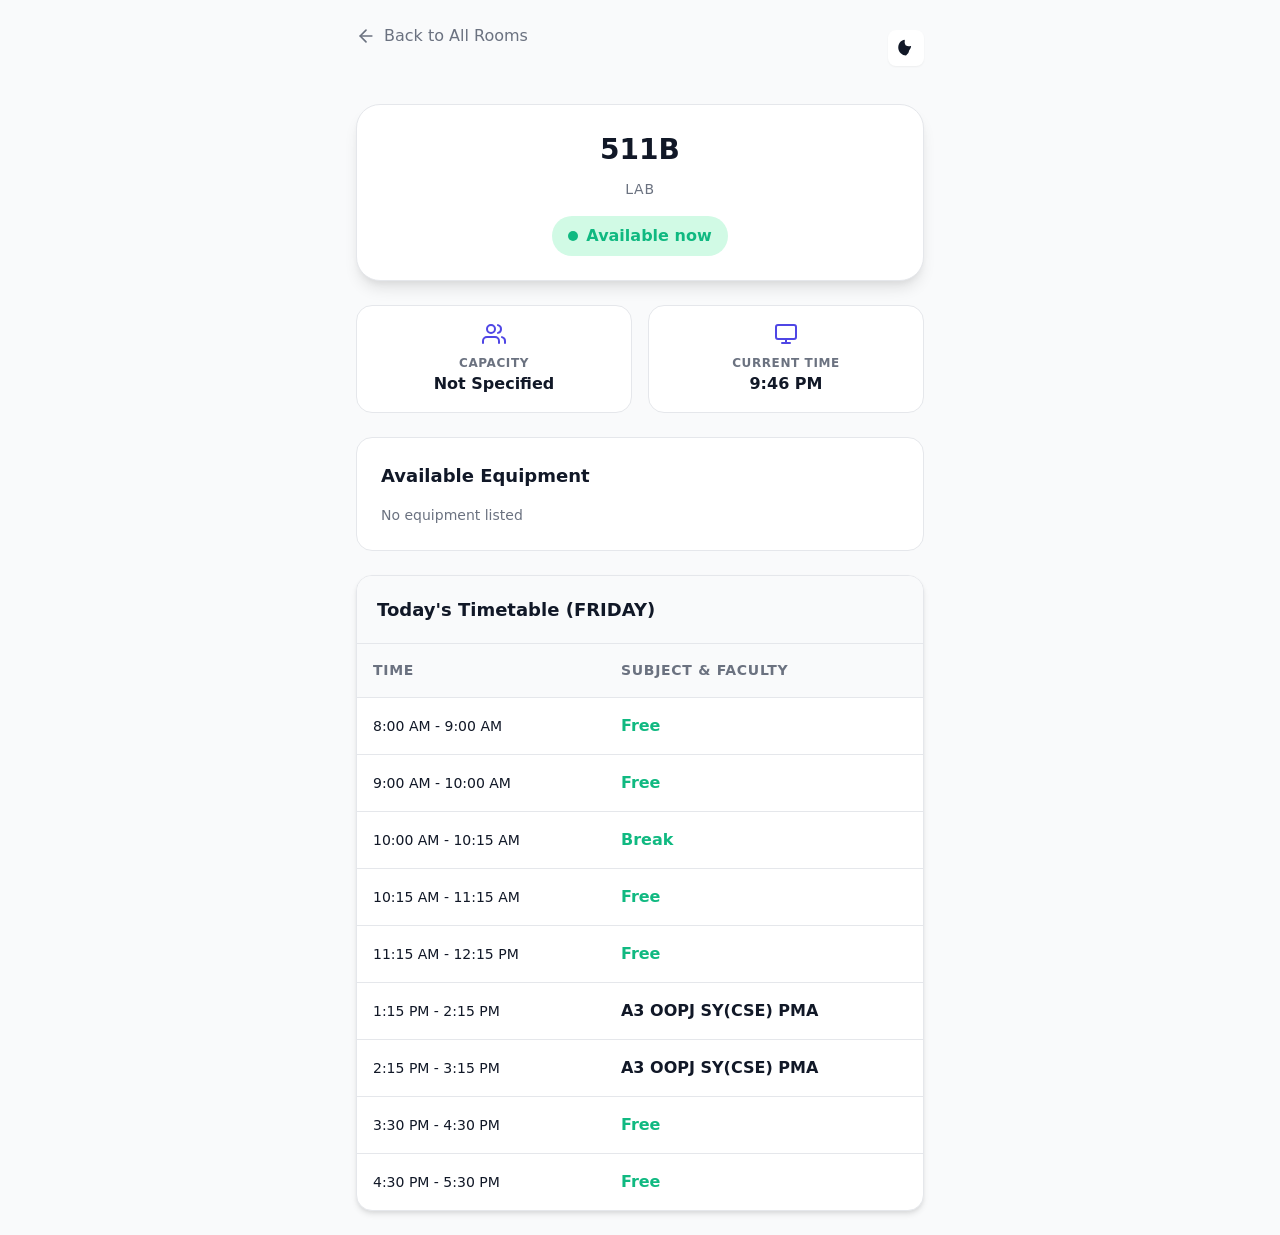
<file: room-511b.html>
<!DOCTYPE html>
<html lang="en">
<head>
    <meta charset="UTF-8">
    <meta name="viewport" content="width=device-width, initial-scale=1.0">
    <title>Room 511B | Smart Campus</title>
    <meta name="description" content="Live timetable and status for room.">
    <link rel="stylesheet" href="style.css">
</head>
<body data-room-id="511b">
    <div class="container">
        <header>
            <a href="index.html" class="back-btn">
                <svg width="20" height="20" viewBox="0 0 24 24" fill="none" stroke="currentColor" stroke-width="2" stroke-linecap="round" stroke-linejoin="round"><line x1="19" y1="12" x2="5" y2="12"></line><polyline points="12 19 5 12 12 5"></polyline></svg>
                Back to All Rooms
            </a>
            <button class="theme-toggle" id="theme-btn" aria-label="Toggle Dark Mode">
                <svg viewBox="0 0 24 24"><path d="M12 21.05a9 9 0 01-6.36-2.64C1.76 14.54 1.76 8.2 5.64 4.32a9 9 0 014.13-2.19c.47-.13.91.24.79.71a8.03 8.03 0 00.91 5.92 8.03 8.03 0 005.92.91c.47-.12.84.32.71.79a9 9 0 01-2.19 4.13A9 9 0 0112 21.05z"/></svg>
            </button>
        </header>

        <main id="room-content" class="hidden">
            <section class="room-hero">
                <h1 id="room-name">Loading...</h1>
                <p id="room-type" class="text-muted text-sm" style="text-transform: uppercase; letter-spacing: 0.05em;">---</p>
                <div id="room-status-indicator" class="status-indicator">
                    <div class="status-dot"></div>
                    <span id="room-status-text">Checking Status...</span>
                </div>
            </section>

            <section class="details-grid">
                <div class="detail-item">
                    <svg class="detail-icon" viewBox="0 0 24 24" fill="none" stroke="currentColor" stroke-width="2" stroke-linecap="round" stroke-linejoin="round"><path d="M17 21v-2a4 4 0 0 0-4-4H5a4 4 0 0 0-4 4v2"></path><circle cx="9" cy="7" r="4"></circle><path d="M23 21v-2a4 4 0 0 0-3-3.87"></path><path d="M16 3.13a4 4 0 0 1 0 7.75"></path></svg>
                    <span class="detail-label">Capacity</span>
                    <span id="room-capacity" class="detail-value">-- Seats</span>
                </div>
                <div class="detail-item">
                    <svg class="detail-icon" viewBox="0 0 24 24" fill="none" stroke="currentColor" stroke-width="2" stroke-linecap="round" stroke-linejoin="round"><rect x="2" y="3" width="20" height="14" rx="2" ry="2"></rect><line x1="8" y1="21" x2="16" y2="21"></line><line x1="12" y1="17" x2="12" y2="21"></line></svg>
                    <span class="detail-label">Current Time</span>
                    <span id="current-clock" class="detail-value">--:--</span>
                </div>
            </section>

            <section class="equipment-list">
                <h3>Available Equipment</h3>
                <div id="equipment-tags" class="equipment-tags">
                </div>
            </section>

            <section class="timetable-card">
                <div class="timetable-header">
                    <h3 id="timetable-title">Today's Timetable</h3>
                </div>
                <div class="table-container">
                    <table>
                        <thead>
                            <tr>
                                <th>Time</th>
                                <th>Subject & Faculty</th>
                            </tr>
                        </thead>
                        <tbody id="timetable-body">
                        </tbody>
                    </table>
                </div>
            </section>
        </main>
        
        <div id="loader" class="loader-container">
            <div class="spinner"></div>
        </div>

        <div id="error-message" class="hidden text-center" style="padding: 2rem;">
            <svg style="width: 48px; height: 48px; color: var(--status-occupied); margin: 0 auto 1rem;" fill="none" stroke="currentColor" viewBox="0 0 24 24"><path stroke-linecap="round" stroke-linejoin="round" stroke-width="2" d="M12 9v2m0 4h.01m-6.938 4h13.856c1.54 0 2.502-1.667 1.732-3L13.732 4c-.77-1.333-2.694-1.333-3.464 0L3.34 16c-.77 1.333.192 3 1.732 3z"></path></svg>
            <h2 style="margin-bottom: 0.5rem;">Room Not Found</h2>
            <p class="text-muted" style="margin-bottom: 1.5rem;">The requested room ID is invalid or does not exist.</p>
            <a href="index.html" class="filter-btn" style="text-decoration: none; display: inline-block; background-color: var(--primary); color: white;">Return Home</a>
        </div>
    </div>

    <script src="app.js"></script>
</body>
</html>
</file>
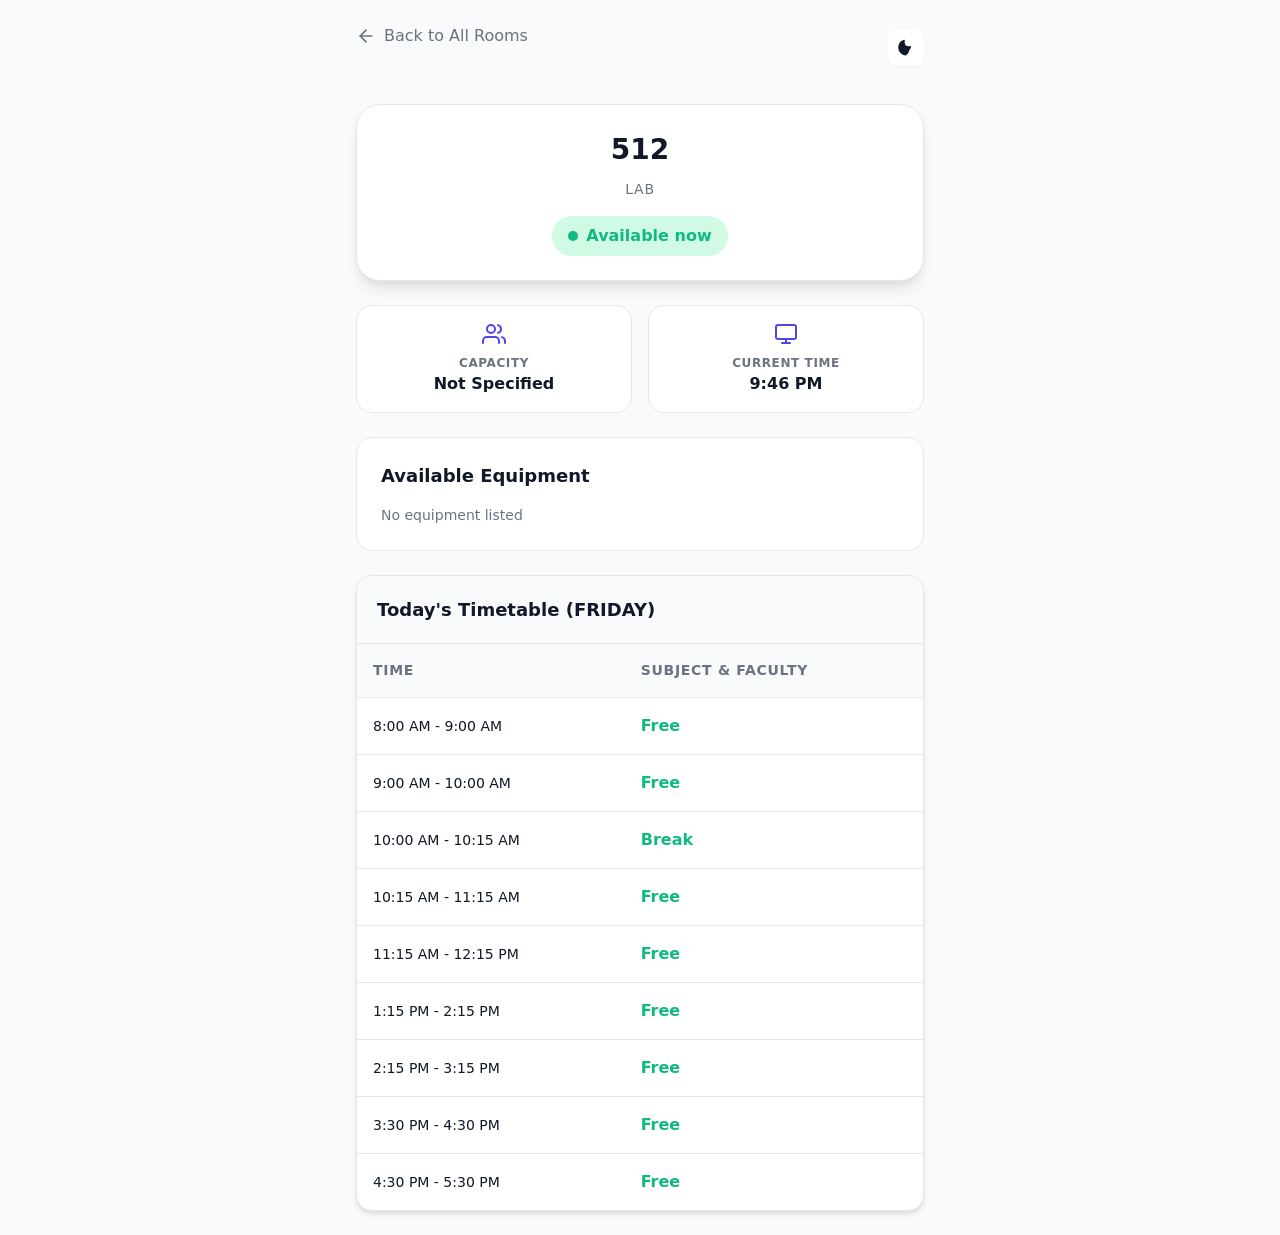
<file: room-512.html>
<!DOCTYPE html>
<html lang="en">
<head>
    <meta charset="UTF-8">
    <meta name="viewport" content="width=device-width, initial-scale=1.0">
    <title>Room 512 | Smart Campus</title>
    <meta name="description" content="Live timetable and status for room.">
    <link rel="stylesheet" href="style.css">
</head>
<body data-room-id="512">
    <div class="container">
        <header>
            <a href="index.html" class="back-btn">
                <svg width="20" height="20" viewBox="0 0 24 24" fill="none" stroke="currentColor" stroke-width="2" stroke-linecap="round" stroke-linejoin="round"><line x1="19" y1="12" x2="5" y2="12"></line><polyline points="12 19 5 12 12 5"></polyline></svg>
                Back to All Rooms
            </a>
            <button class="theme-toggle" id="theme-btn" aria-label="Toggle Dark Mode">
                <svg viewBox="0 0 24 24"><path d="M12 21.05a9 9 0 01-6.36-2.64C1.76 14.54 1.76 8.2 5.64 4.32a9 9 0 014.13-2.19c.47-.13.91.24.79.71a8.03 8.03 0 00.91 5.92 8.03 8.03 0 005.92.91c.47-.12.84.32.71.79a9 9 0 01-2.19 4.13A9 9 0 0112 21.05z"/></svg>
            </button>
        </header>

        <main id="room-content" class="hidden">
            <section class="room-hero">
                <h1 id="room-name">Loading...</h1>
                <p id="room-type" class="text-muted text-sm" style="text-transform: uppercase; letter-spacing: 0.05em;">---</p>
                <div id="room-status-indicator" class="status-indicator">
                    <div class="status-dot"></div>
                    <span id="room-status-text">Checking Status...</span>
                </div>
            </section>

            <section class="details-grid">
                <div class="detail-item">
                    <svg class="detail-icon" viewBox="0 0 24 24" fill="none" stroke="currentColor" stroke-width="2" stroke-linecap="round" stroke-linejoin="round"><path d="M17 21v-2a4 4 0 0 0-4-4H5a4 4 0 0 0-4 4v2"></path><circle cx="9" cy="7" r="4"></circle><path d="M23 21v-2a4 4 0 0 0-3-3.87"></path><path d="M16 3.13a4 4 0 0 1 0 7.75"></path></svg>
                    <span class="detail-label">Capacity</span>
                    <span id="room-capacity" class="detail-value">-- Seats</span>
                </div>
                <div class="detail-item">
                    <svg class="detail-icon" viewBox="0 0 24 24" fill="none" stroke="currentColor" stroke-width="2" stroke-linecap="round" stroke-linejoin="round"><rect x="2" y="3" width="20" height="14" rx="2" ry="2"></rect><line x1="8" y1="21" x2="16" y2="21"></line><line x1="12" y1="17" x2="12" y2="21"></line></svg>
                    <span class="detail-label">Current Time</span>
                    <span id="current-clock" class="detail-value">--:--</span>
                </div>
            </section>

            <section class="equipment-list">
                <h3>Available Equipment</h3>
                <div id="equipment-tags" class="equipment-tags">
                </div>
            </section>

            <section class="timetable-card">
                <div class="timetable-header">
                    <h3 id="timetable-title">Today's Timetable</h3>
                </div>
                <div class="table-container">
                    <table>
                        <thead>
                            <tr>
                                <th>Time</th>
                                <th>Subject & Faculty</th>
                            </tr>
                        </thead>
                        <tbody id="timetable-body">
                        </tbody>
                    </table>
                </div>
            </section>
        </main>
        
        <div id="loader" class="loader-container">
            <div class="spinner"></div>
        </div>

        <div id="error-message" class="hidden text-center" style="padding: 2rem;">
            <svg style="width: 48px; height: 48px; color: var(--status-occupied); margin: 0 auto 1rem;" fill="none" stroke="currentColor" viewBox="0 0 24 24"><path stroke-linecap="round" stroke-linejoin="round" stroke-width="2" d="M12 9v2m0 4h.01m-6.938 4h13.856c1.54 0 2.502-1.667 1.732-3L13.732 4c-.77-1.333-2.694-1.333-3.464 0L3.34 16c-.77 1.333.192 3 1.732 3z"></path></svg>
            <h2 style="margin-bottom: 0.5rem;">Room Not Found</h2>
            <p class="text-muted" style="margin-bottom: 1.5rem;">The requested room ID is invalid or does not exist.</p>
            <a href="index.html" class="filter-btn" style="text-decoration: none; display: inline-block; background-color: var(--primary); color: white;">Return Home</a>
        </div>
    </div>

    <script src="app.js"></script>
</body>
</html>
</file>
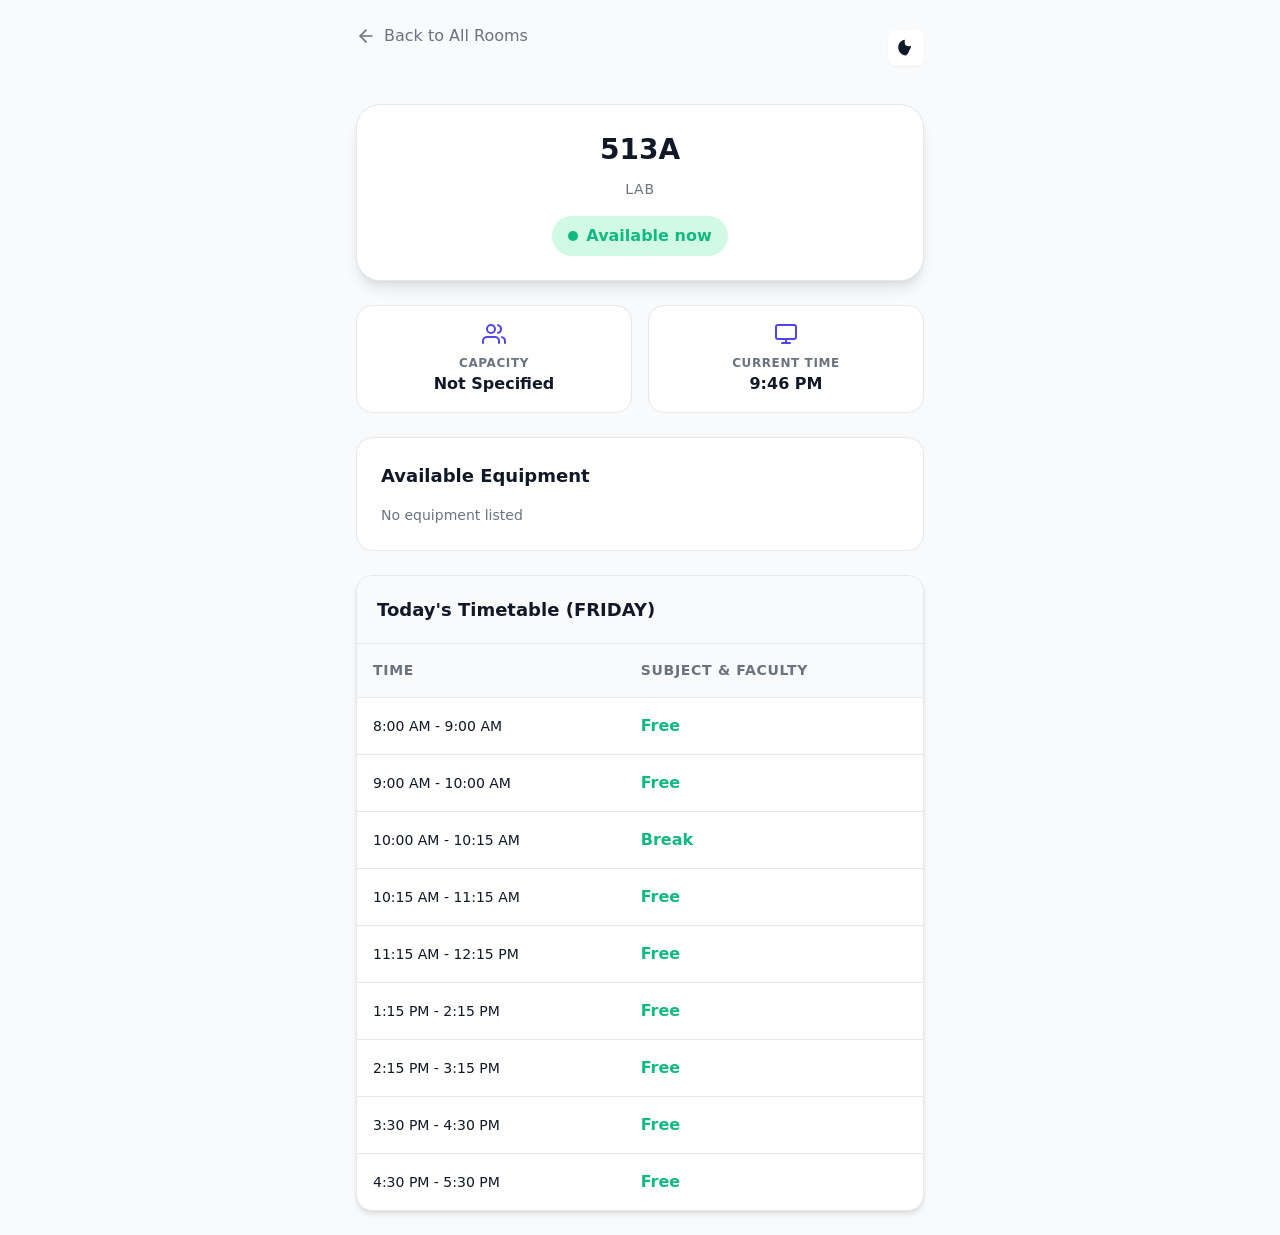
<file: room-513a.html>
<!DOCTYPE html>
<html lang="en">
<head>
    <meta charset="UTF-8">
    <meta name="viewport" content="width=device-width, initial-scale=1.0">
    <title>Room 513A | Smart Campus</title>
    <meta name="description" content="Live timetable and status for room.">
    <link rel="stylesheet" href="style.css">
</head>
<body data-room-id="513a">
    <div class="container">
        <header>
            <a href="index.html" class="back-btn">
                <svg width="20" height="20" viewBox="0 0 24 24" fill="none" stroke="currentColor" stroke-width="2" stroke-linecap="round" stroke-linejoin="round"><line x1="19" y1="12" x2="5" y2="12"></line><polyline points="12 19 5 12 12 5"></polyline></svg>
                Back to All Rooms
            </a>
            <button class="theme-toggle" id="theme-btn" aria-label="Toggle Dark Mode">
                <svg viewBox="0 0 24 24"><path d="M12 21.05a9 9 0 01-6.36-2.64C1.76 14.54 1.76 8.2 5.64 4.32a9 9 0 014.13-2.19c.47-.13.91.24.79.71a8.03 8.03 0 00.91 5.92 8.03 8.03 0 005.92.91c.47-.12.84.32.71.79a9 9 0 01-2.19 4.13A9 9 0 0112 21.05z"/></svg>
            </button>
        </header>

        <main id="room-content" class="hidden">
            <section class="room-hero">
                <h1 id="room-name">Loading...</h1>
                <p id="room-type" class="text-muted text-sm" style="text-transform: uppercase; letter-spacing: 0.05em;">---</p>
                <div id="room-status-indicator" class="status-indicator">
                    <div class="status-dot"></div>
                    <span id="room-status-text">Checking Status...</span>
                </div>
            </section>

            <section class="details-grid">
                <div class="detail-item">
                    <svg class="detail-icon" viewBox="0 0 24 24" fill="none" stroke="currentColor" stroke-width="2" stroke-linecap="round" stroke-linejoin="round"><path d="M17 21v-2a4 4 0 0 0-4-4H5a4 4 0 0 0-4 4v2"></path><circle cx="9" cy="7" r="4"></circle><path d="M23 21v-2a4 4 0 0 0-3-3.87"></path><path d="M16 3.13a4 4 0 0 1 0 7.75"></path></svg>
                    <span class="detail-label">Capacity</span>
                    <span id="room-capacity" class="detail-value">-- Seats</span>
                </div>
                <div class="detail-item">
                    <svg class="detail-icon" viewBox="0 0 24 24" fill="none" stroke="currentColor" stroke-width="2" stroke-linecap="round" stroke-linejoin="round"><rect x="2" y="3" width="20" height="14" rx="2" ry="2"></rect><line x1="8" y1="21" x2="16" y2="21"></line><line x1="12" y1="17" x2="12" y2="21"></line></svg>
                    <span class="detail-label">Current Time</span>
                    <span id="current-clock" class="detail-value">--:--</span>
                </div>
            </section>

            <section class="equipment-list">
                <h3>Available Equipment</h3>
                <div id="equipment-tags" class="equipment-tags">
                </div>
            </section>

            <section class="timetable-card">
                <div class="timetable-header">
                    <h3 id="timetable-title">Today's Timetable</h3>
                </div>
                <div class="table-container">
                    <table>
                        <thead>
                            <tr>
                                <th>Time</th>
                                <th>Subject & Faculty</th>
                            </tr>
                        </thead>
                        <tbody id="timetable-body">
                        </tbody>
                    </table>
                </div>
            </section>
        </main>
        
        <div id="loader" class="loader-container">
            <div class="spinner"></div>
        </div>

        <div id="error-message" class="hidden text-center" style="padding: 2rem;">
            <svg style="width: 48px; height: 48px; color: var(--status-occupied); margin: 0 auto 1rem;" fill="none" stroke="currentColor" viewBox="0 0 24 24"><path stroke-linecap="round" stroke-linejoin="round" stroke-width="2" d="M12 9v2m0 4h.01m-6.938 4h13.856c1.54 0 2.502-1.667 1.732-3L13.732 4c-.77-1.333-2.694-1.333-3.464 0L3.34 16c-.77 1.333.192 3 1.732 3z"></path></svg>
            <h2 style="margin-bottom: 0.5rem;">Room Not Found</h2>
            <p class="text-muted" style="margin-bottom: 1.5rem;">The requested room ID is invalid or does not exist.</p>
            <a href="index.html" class="filter-btn" style="text-decoration: none; display: inline-block; background-color: var(--primary); color: white;">Return Home</a>
        </div>
    </div>

    <script src="app.js"></script>
</body>
</html>
</file>
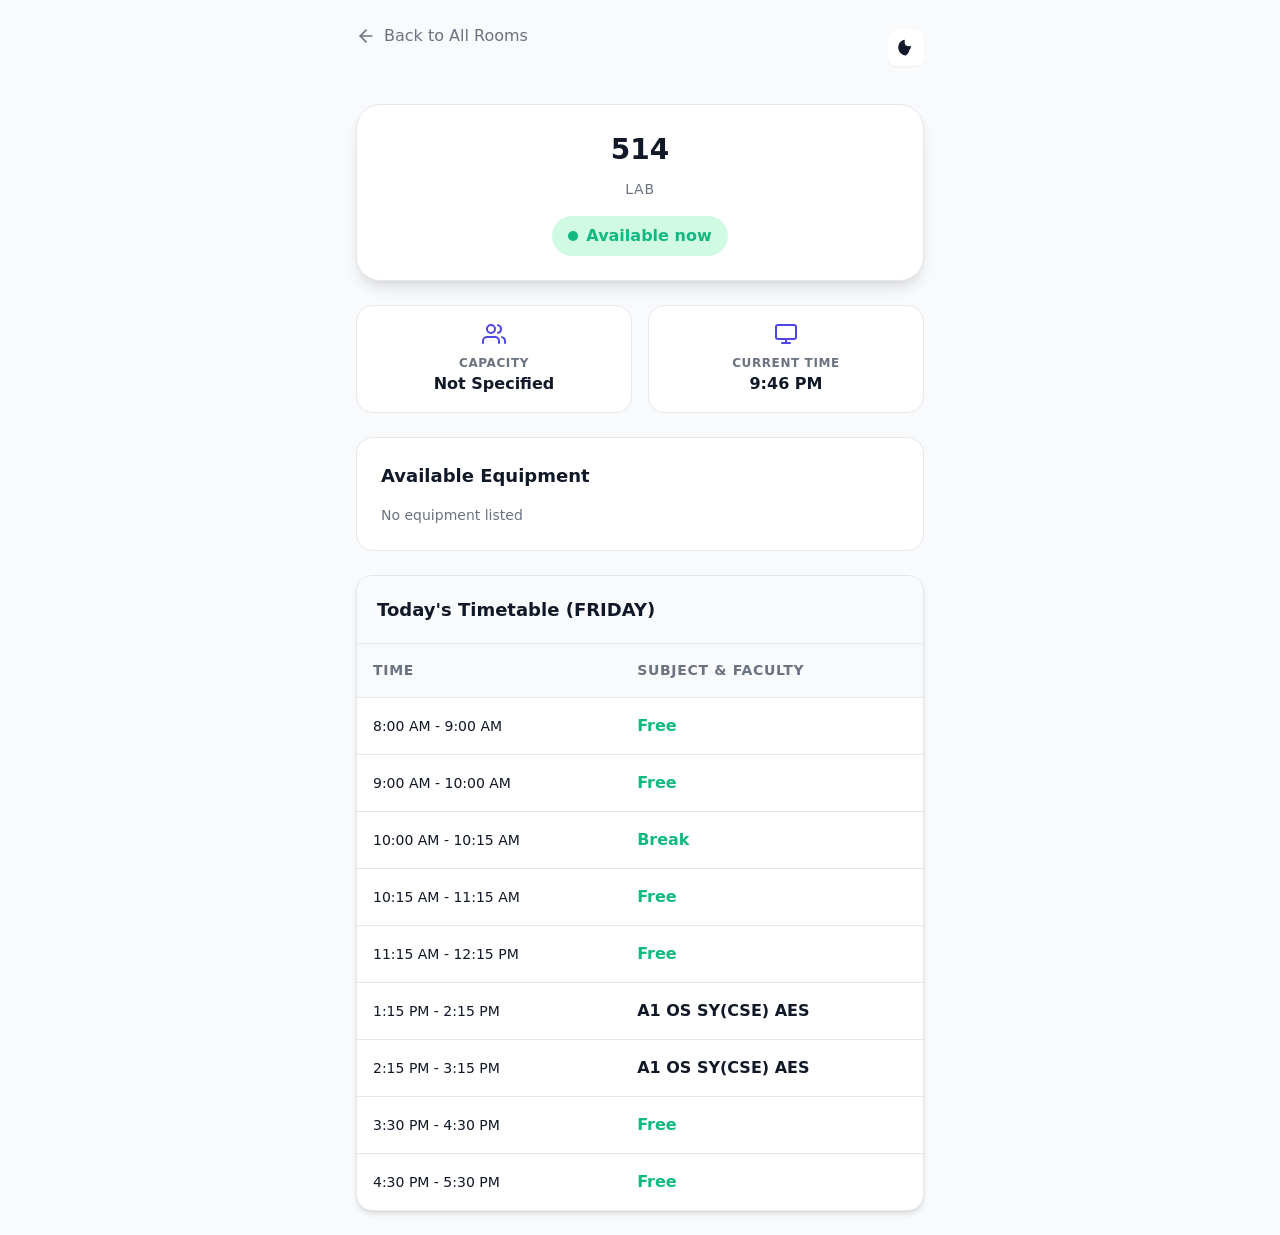
<file: room-514.html>
<!DOCTYPE html>
<html lang="en">
<head>
    <meta charset="UTF-8">
    <meta name="viewport" content="width=device-width, initial-scale=1.0">
    <title>Room 514 | Smart Campus</title>
    <meta name="description" content="Live timetable and status for room.">
    <link rel="stylesheet" href="style.css">
</head>
<body data-room-id="514">
    <div class="container">
        <header>
            <a href="index.html" class="back-btn">
                <svg width="20" height="20" viewBox="0 0 24 24" fill="none" stroke="currentColor" stroke-width="2" stroke-linecap="round" stroke-linejoin="round"><line x1="19" y1="12" x2="5" y2="12"></line><polyline points="12 19 5 12 12 5"></polyline></svg>
                Back to All Rooms
            </a>
            <button class="theme-toggle" id="theme-btn" aria-label="Toggle Dark Mode">
                <svg viewBox="0 0 24 24"><path d="M12 21.05a9 9 0 01-6.36-2.64C1.76 14.54 1.76 8.2 5.64 4.32a9 9 0 014.13-2.19c.47-.13.91.24.79.71a8.03 8.03 0 00.91 5.92 8.03 8.03 0 005.92.91c.47-.12.84.32.71.79a9 9 0 01-2.19 4.13A9 9 0 0112 21.05z"/></svg>
            </button>
        </header>

        <main id="room-content" class="hidden">
            <section class="room-hero">
                <h1 id="room-name">Loading...</h1>
                <p id="room-type" class="text-muted text-sm" style="text-transform: uppercase; letter-spacing: 0.05em;">---</p>
                <div id="room-status-indicator" class="status-indicator">
                    <div class="status-dot"></div>
                    <span id="room-status-text">Checking Status...</span>
                </div>
            </section>

            <section class="details-grid">
                <div class="detail-item">
                    <svg class="detail-icon" viewBox="0 0 24 24" fill="none" stroke="currentColor" stroke-width="2" stroke-linecap="round" stroke-linejoin="round"><path d="M17 21v-2a4 4 0 0 0-4-4H5a4 4 0 0 0-4 4v2"></path><circle cx="9" cy="7" r="4"></circle><path d="M23 21v-2a4 4 0 0 0-3-3.87"></path><path d="M16 3.13a4 4 0 0 1 0 7.75"></path></svg>
                    <span class="detail-label">Capacity</span>
                    <span id="room-capacity" class="detail-value">-- Seats</span>
                </div>
                <div class="detail-item">
                    <svg class="detail-icon" viewBox="0 0 24 24" fill="none" stroke="currentColor" stroke-width="2" stroke-linecap="round" stroke-linejoin="round"><rect x="2" y="3" width="20" height="14" rx="2" ry="2"></rect><line x1="8" y1="21" x2="16" y2="21"></line><line x1="12" y1="17" x2="12" y2="21"></line></svg>
                    <span class="detail-label">Current Time</span>
                    <span id="current-clock" class="detail-value">--:--</span>
                </div>
            </section>

            <section class="equipment-list">
                <h3>Available Equipment</h3>
                <div id="equipment-tags" class="equipment-tags">
                </div>
            </section>

            <section class="timetable-card">
                <div class="timetable-header">
                    <h3 id="timetable-title">Today's Timetable</h3>
                </div>
                <div class="table-container">
                    <table>
                        <thead>
                            <tr>
                                <th>Time</th>
                                <th>Subject & Faculty</th>
                            </tr>
                        </thead>
                        <tbody id="timetable-body">
                        </tbody>
                    </table>
                </div>
            </section>
        </main>
        
        <div id="loader" class="loader-container">
            <div class="spinner"></div>
        </div>

        <div id="error-message" class="hidden text-center" style="padding: 2rem;">
            <svg style="width: 48px; height: 48px; color: var(--status-occupied); margin: 0 auto 1rem;" fill="none" stroke="currentColor" viewBox="0 0 24 24"><path stroke-linecap="round" stroke-linejoin="round" stroke-width="2" d="M12 9v2m0 4h.01m-6.938 4h13.856c1.54 0 2.502-1.667 1.732-3L13.732 4c-.77-1.333-2.694-1.333-3.464 0L3.34 16c-.77 1.333.192 3 1.732 3z"></path></svg>
            <h2 style="margin-bottom: 0.5rem;">Room Not Found</h2>
            <p class="text-muted" style="margin-bottom: 1.5rem;">The requested room ID is invalid or does not exist.</p>
            <a href="index.html" class="filter-btn" style="text-decoration: none; display: inline-block; background-color: var(--primary); color: white;">Return Home</a>
        </div>
    </div>

    <script src="app.js"></script>
</body>
</html>
</file>
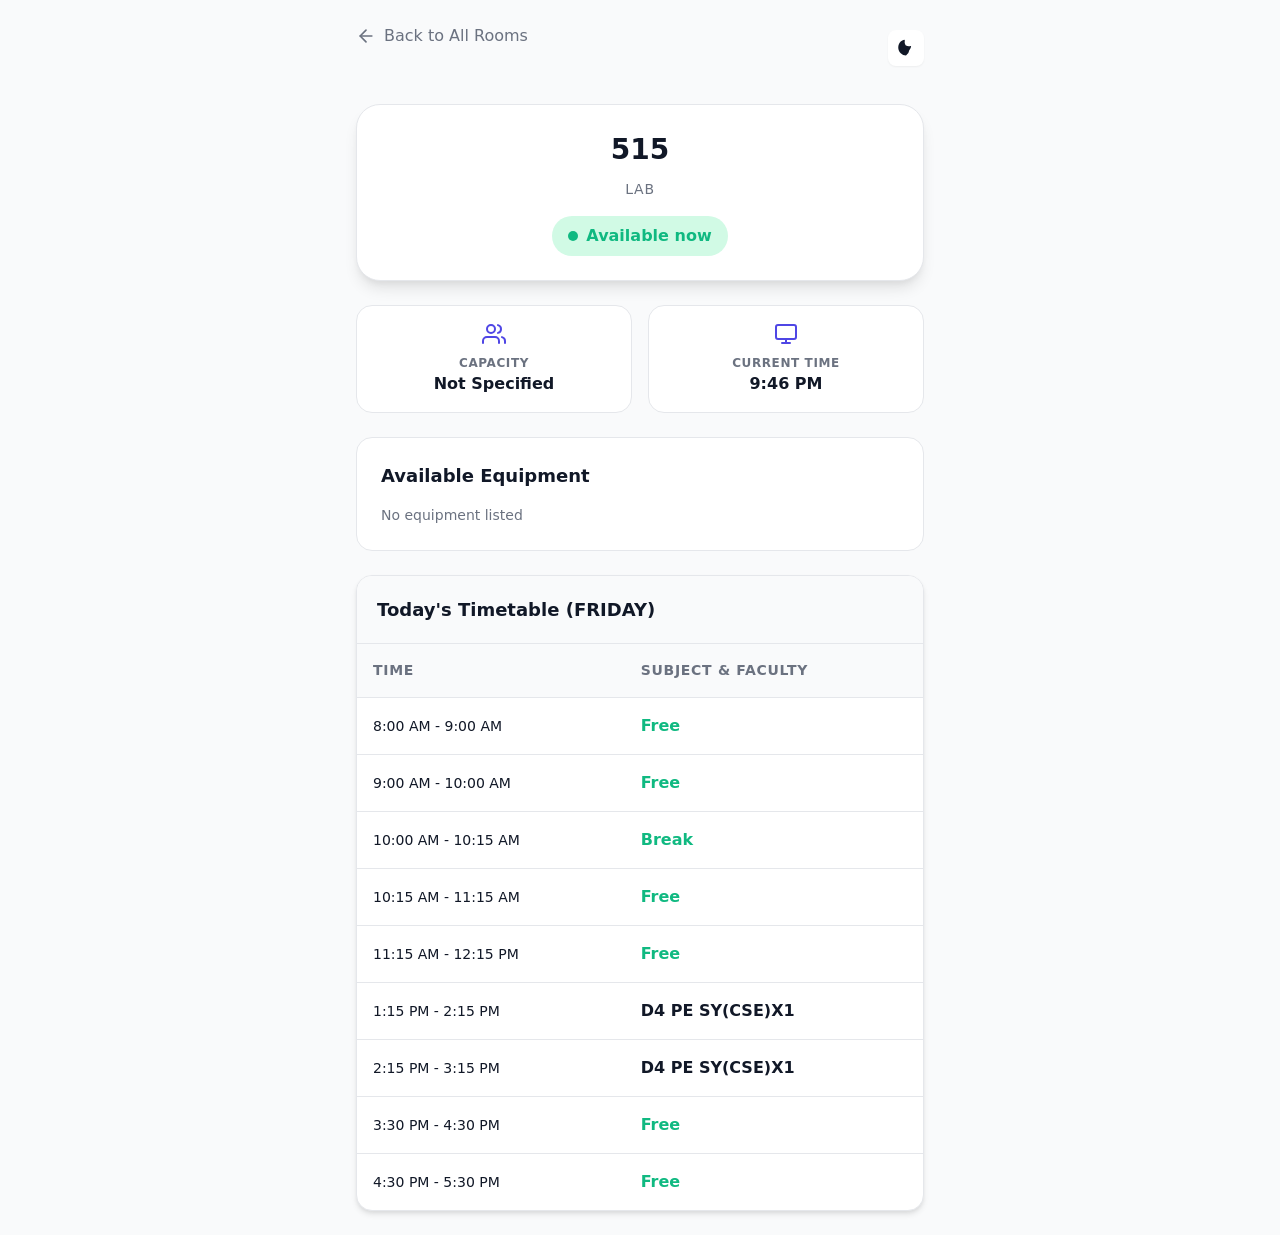
<file: room-515.html>
<!DOCTYPE html>
<html lang="en">
<head>
    <meta charset="UTF-8">
    <meta name="viewport" content="width=device-width, initial-scale=1.0">
    <title>Room 515 | Smart Campus</title>
    <meta name="description" content="Live timetable and status for room.">
    <link rel="stylesheet" href="style.css">
</head>
<body data-room-id="515">
    <div class="container">
        <header>
            <a href="index.html" class="back-btn">
                <svg width="20" height="20" viewBox="0 0 24 24" fill="none" stroke="currentColor" stroke-width="2" stroke-linecap="round" stroke-linejoin="round"><line x1="19" y1="12" x2="5" y2="12"></line><polyline points="12 19 5 12 12 5"></polyline></svg>
                Back to All Rooms
            </a>
            <button class="theme-toggle" id="theme-btn" aria-label="Toggle Dark Mode">
                <svg viewBox="0 0 24 24"><path d="M12 21.05a9 9 0 01-6.36-2.64C1.76 14.54 1.76 8.2 5.64 4.32a9 9 0 014.13-2.19c.47-.13.91.24.79.71a8.03 8.03 0 00.91 5.92 8.03 8.03 0 005.92.91c.47-.12.84.32.71.79a9 9 0 01-2.19 4.13A9 9 0 0112 21.05z"/></svg>
            </button>
        </header>

        <main id="room-content" class="hidden">
            <section class="room-hero">
                <h1 id="room-name">Loading...</h1>
                <p id="room-type" class="text-muted text-sm" style="text-transform: uppercase; letter-spacing: 0.05em;">---</p>
                <div id="room-status-indicator" class="status-indicator">
                    <div class="status-dot"></div>
                    <span id="room-status-text">Checking Status...</span>
                </div>
            </section>

            <section class="details-grid">
                <div class="detail-item">
                    <svg class="detail-icon" viewBox="0 0 24 24" fill="none" stroke="currentColor" stroke-width="2" stroke-linecap="round" stroke-linejoin="round"><path d="M17 21v-2a4 4 0 0 0-4-4H5a4 4 0 0 0-4 4v2"></path><circle cx="9" cy="7" r="4"></circle><path d="M23 21v-2a4 4 0 0 0-3-3.87"></path><path d="M16 3.13a4 4 0 0 1 0 7.75"></path></svg>
                    <span class="detail-label">Capacity</span>
                    <span id="room-capacity" class="detail-value">-- Seats</span>
                </div>
                <div class="detail-item">
                    <svg class="detail-icon" viewBox="0 0 24 24" fill="none" stroke="currentColor" stroke-width="2" stroke-linecap="round" stroke-linejoin="round"><rect x="2" y="3" width="20" height="14" rx="2" ry="2"></rect><line x1="8" y1="21" x2="16" y2="21"></line><line x1="12" y1="17" x2="12" y2="21"></line></svg>
                    <span class="detail-label">Current Time</span>
                    <span id="current-clock" class="detail-value">--:--</span>
                </div>
            </section>

            <section class="equipment-list">
                <h3>Available Equipment</h3>
                <div id="equipment-tags" class="equipment-tags">
                </div>
            </section>

            <section class="timetable-card">
                <div class="timetable-header">
                    <h3 id="timetable-title">Today's Timetable</h3>
                </div>
                <div class="table-container">
                    <table>
                        <thead>
                            <tr>
                                <th>Time</th>
                                <th>Subject & Faculty</th>
                            </tr>
                        </thead>
                        <tbody id="timetable-body">
                        </tbody>
                    </table>
                </div>
            </section>
        </main>
        
        <div id="loader" class="loader-container">
            <div class="spinner"></div>
        </div>

        <div id="error-message" class="hidden text-center" style="padding: 2rem;">
            <svg style="width: 48px; height: 48px; color: var(--status-occupied); margin: 0 auto 1rem;" fill="none" stroke="currentColor" viewBox="0 0 24 24"><path stroke-linecap="round" stroke-linejoin="round" stroke-width="2" d="M12 9v2m0 4h.01m-6.938 4h13.856c1.54 0 2.502-1.667 1.732-3L13.732 4c-.77-1.333-2.694-1.333-3.464 0L3.34 16c-.77 1.333.192 3 1.732 3z"></path></svg>
            <h2 style="margin-bottom: 0.5rem;">Room Not Found</h2>
            <p class="text-muted" style="margin-bottom: 1.5rem;">The requested room ID is invalid or does not exist.</p>
            <a href="index.html" class="filter-btn" style="text-decoration: none; display: inline-block; background-color: var(--primary); color: white;">Return Home</a>
        </div>
    </div>

    <script src="app.js"></script>
</body>
</html>
</file>
<file: style.css>
:root {
  --primary: #4F46E5;
  --primary-hover: #4338CA;
  --bg-color: #F9FAFB;
  --card-bg: #FFFFFF;
  --text-main: #111827;
  --text-muted: #6B7280;
  --text-light: #9CA3AF;
  
  --status-free: #10B981;
  --status-free-bg: #D1FAE5;
  --status-occupied: #EF4444;
  --status-occupied-bg: #FEE2E2;

  --border-color: #E5E7EB;
  --shadow-sm: 0 1px 2px 0 rgba(0, 0, 0, 0.05);
  --shadow-md: 0 4px 6px -1px rgba(0, 0, 0, 0.1), 0 2px 4px -1px rgba(0, 0, 0, 0.06);
  --shadow-lg: 0 10px 15px -3px rgba(0, 0, 0, 0.1), 0 4px 6px -2px rgba(0, 0, 0, 0.05);
  
  --radius-md: 0.5rem;
  --radius-lg: 1rem;
  --radius-xl: 1.5rem;
}

/* Dark Mode Variables */
[data-theme="dark"] {
  --primary: #6366F1;
  --primary-hover: #818CF8;
  --bg-color: #111827;
  --card-bg: #1F2937;
  --text-main: #F9FAFB;
  --text-muted: #D1D5DB;
  --text-light: #9CA3AF;
  
  --status-free: #34D399;
  --status-free-bg: rgba(16, 185, 129, 0.2);
  --status-occupied: #F87171;
  --status-occupied-bg: rgba(239, 68, 68, 0.2);

  --border-color: #374151;
}

* {
  box-sizing: border-box;
  margin: 0;
  padding: 0;
}

body {
  font-family: 'Inter', system-ui, -apple-system, sans-serif;
  background-color: var(--bg-color);
  color: var(--text-main);
  line-height: 1.5;
  transition: background-color 0.3s ease, color 0.3s ease;
  min-height: 100vh;
}

/* Utility Classes */
.container {
  max-width: 600px; /* Mobile first, single col focused */
  margin: 0 auto;
  padding: 1.5rem 1rem;
}

.title {
  font-size: 1.5rem;
  font-weight: 700;
  color: var(--text-main);
  margin-bottom: 1.5rem;
  text-align: center;
}

.text-muted {
  color: var(--text-muted);
}

.text-sm {
  font-size: 0.875rem;
}

.badge {
  display: inline-flex;
  align-items: center;
  padding: 0.25rem 0.75rem;
  border-radius: 9999px;
  font-size: 0.75rem;
  font-weight: 600;
  text-transform: uppercase;
  letter-spacing: 0.05em;
}

.badge.free {
  background-color: var(--status-free-bg);
  color: var(--status-free);
}

.badge.occupied {
  background-color: var(--status-occupied-bg);
  color: var(--status-occupied);
}

/* Header & Controls */
header {
  display: flex;
  justify-content: space-between;
  align-items: center;
  margin-bottom: 2rem;
}

.theme-toggle {
  background: none;
  border: none;
  color: var(--text-main);
  cursor: pointer;
  padding: 0.5rem;
  border-radius: var(--radius-md);
  display: flex;
  align-items: center;
  justify-content: center;
  background-color: var(--card-bg);
  box-shadow: var(--shadow-sm);
  transition: all 0.2s;
}
.theme-toggle:hover {
  background-color: var(--border-color);
}
.theme-toggle svg {
  width: 20px;
  height: 20px;
  fill: currentColor;
}

/* Filters & Search */
.controls-card {
  background-color: var(--card-bg);
  padding: 1rem;
  border-radius: var(--radius-lg);
  box-shadow: var(--shadow-md);
  margin-bottom: 2rem;
  border: 1px solid var(--border-color);
}

.search-input {
  width: 100%;
  padding: 0.75rem 1rem;
  border-radius: var(--radius-md);
  border: 1px solid var(--border-color);
  background-color: var(--bg-color);
  color: var(--text-main);
  font-family: inherit;
  margin-bottom: 1rem;
  outline: none;
  transition: border-color 0.2s;
}
.search-input:focus {
  border-color: var(--primary);
}

.filter-group {
  display: flex;
  gap: 0.5rem;
  overflow-x: auto;
  padding-bottom: 0.5rem;
}
.filter-btn {
  padding: 0.5rem 1rem;
  border-radius: 9999px;
  border: 1px solid var(--border-color);
  background-color: var(--bg-color);
  color: var(--text-muted);
  font-family: inherit;
  font-size: 0.875rem;
  cursor: pointer;
  white-space: nowrap;
  transition: all 0.2s;
}
.filter-btn.active {
  background-color: var(--primary);
  color: white;
  border-color: var(--primary);
}

/* Room Cards Grid */
.rooms-grid {
  display: flex;
  flex-direction: column;
  gap: 1rem;
}

.room-card {
  background-color: var(--card-bg);
  border-radius: var(--radius-lg);
  padding: 1.25rem;
  box-shadow: var(--shadow-sm);
  border: 1px solid var(--border-color);
  cursor: pointer;
  transition: transform 0.2s, box-shadow 0.2s;
  text-decoration: none;
  color: inherit;
  display: block;
}
.room-card:hover {
  transform: translateY(-2px);
  box-shadow: var(--shadow-md);
}
.room-card-header {
  display: flex;
  justify-content: space-between;
  align-items: start;
  margin-bottom: 0.5rem;
}
.room-card-title {
  font-size: 1.125rem;
  font-weight: 600;
}
.room-card-type {
  font-size: 0.875rem;
  color: var(--text-muted);
  text-transform: capitalize;
  margin-bottom: 1rem;
}
.room-card-footer {
  display: flex;
  justify-content: space-between;
  align-items: center;
  border-top: 1px solid var(--border-color);
  padding-top: 0.75rem;
}

/* Room Details Page */
.back-btn {
  display: inline-flex;
  align-items: center;
  gap: 0.5rem;
  color: var(--text-muted);
  text-decoration: none;
  font-weight: 500;
  margin-bottom: 1.5rem;
  transition: color 0.2s;
}
.back-btn:hover {
  color: var(--primary);
}

.room-hero {
  background-color: var(--card-bg);
  border-radius: var(--radius-xl);
  padding: 1.5rem;
  box-shadow: var(--shadow-lg);
  border: 1px solid var(--border-color);
  margin-bottom: 1.5rem;
  text-align: center;
}
.room-hero h1 {
  font-size: 1.75rem;
  margin-bottom: 0.5rem;
}
.status-indicator {
  display: inline-flex;
  align-items: center;
  gap: 0.5rem;
  font-weight: 600;
  font-size: 1rem;
  padding: 0.5rem 1rem;
  border-radius: 9999px;
  margin-top: 1rem;
}
.status-indicator.free {
  background-color: var(--status-free-bg);
  color: var(--status-free);
}
.status-indicator.occupied {
  background-color: var(--status-occupied-bg);
  color: var(--status-occupied);
}
.status-dot {
  width: 10px;
  height: 10px;
  border-radius: 50%;
  background-color: currentColor;
}
/* Pulse animation for active dot */
@keyframes pulse {
  0% { transform: scale(0.95); box-shadow: 0 0 0 0 rgba(currentColor, 0.7); }
  70% { transform: scale(1); box-shadow: 0 0 0 6px rgba(currentColor, 0); }
  100% { transform: scale(0.95); box-shadow: 0 0 0 0 rgba(currentColor, 0); }
}
.status-dot {
  animation: pulse 2s infinite;
}

.details-grid {
  display: grid;
  grid-template-columns: 1fr 1fr;
  gap: 1rem;
  margin-bottom: 1.5rem;
}
.detail-item {
  background-color: var(--card-bg);
  padding: 1rem;
  border-radius: var(--radius-lg);
  border: 1px solid var(--border-color);
  display: flex;
  flex-direction: column;
  align-items: center;
  text-align: center;
}
.detail-icon {
  width: 24px;
  height: 24px;
  margin-bottom: 0.5rem;
  color: var(--primary);
}
.detail-label {
  font-size: 0.75rem;
  color: var(--text-muted);
  text-transform: uppercase;
  letter-spacing: 0.05em;
  font-weight: 600;
}
.detail-value {
  font-weight: 600;
  color: var(--text-main);
  text-transform: capitalize;
}

.equipment-list {
  background-color: var(--card-bg);
  padding: 1.5rem;
  border-radius: var(--radius-lg);
  border: 1px solid var(--border-color);
  margin-bottom: 1.5rem;
}
.equipment-list h3 {
  font-size: 1.125rem;
  margin-bottom: 1rem;
}
.equipment-tags {
  display: flex;
  flex-wrap: wrap;
  gap: 0.5rem;
}
.equipment-tag {
  background-color: var(--bg-color);
  border: 1px solid var(--border-color);
  padding: 0.5rem 0.75rem;
  border-radius: var(--radius-md);
  font-size: 0.875rem;
  display: flex;
  align-items: center;
  gap: 0.5rem;
}

/* Timetable */
.timetable-card {
  background-color: var(--card-bg);
  border-radius: var(--radius-lg);
  border: 1px solid var(--border-color);
  overflow: hidden;
  box-shadow: var(--shadow-md);
}
.timetable-header {
  padding: 1.25rem;
  border-bottom: 1px solid var(--border-color);
  background-color: var(--bg-color);
}
.timetable-header h3 {
  font-size: 1.125rem;
}
.table-container {
  overflow-x: auto;
}
table {
  width: 100%;
  border-collapse: collapse;
}
th, td {
  padding: 1rem;
  text-align: left;
  border-bottom: 1px solid var(--border-color);
}
th {
  font-weight: 600;
  color: var(--text-muted);
  font-size: 0.875rem;
  text-transform: uppercase;
  letter-spacing: 0.05em;
  background-color: var(--bg-color);
}
tr:last-child td {
  border-bottom: none;
}
tr.active-slot {
  position: relative;
}
tr.active-slot td {
  background-color: rgba(79, 70, 229, 0.05);
}
[data-theme="dark"] tr.active-slot td {
  background-color: rgba(99, 102, 241, 0.1);
}
tr.active-slot td:first-child {
  border-left: 4px solid var(--primary);
  padding-left: calc(1rem - 4px);
}
.slot-subject {
  font-weight: 600;
  display: block;
}
.slot-faculty {
  font-size: 0.875rem;
  color: var(--text-muted);
}
.slot-time {
  white-space: nowrap;
  font-size: 0.875rem;
  font-variant-numeric: tabular-nums;
}

/* Animations loading */
.skeleton {
  background: linear-gradient(90deg, var(--border-color) 25%, var(--bg-color) 50%, var(--border-color) 75%);
  background-size: 200% 100%;
  animation: loading 1.5s infinite;
  border-radius: var(--radius-md);
}
@keyframes loading {
  0% { background-position: 200% 0; }
  100% { background-position: -200% 0; }
}

/* Loader */
.loader-container {
  display: flex;
  justify-content: center;
  align-items: center;
  min-height: 200px;
}
.spinner {
  width: 40px;
  height: 40px;
  border: 4px solid var(--border-color);
  border-top-color: var(--primary);
  border-radius: 50%;
  animation: spin 1s linear infinite;
}
@keyframes spin {
  to { transform: rotate(360deg); }
}

.hidden {
  display: none !important;
}
/* HEADER */
.header {
  display: flex;
  justify-content: space-between;
  align-items: center;
  padding: 16px 24px;
  background: #ffffff;
  box-shadow: 0 2px 10px rgba(0,0,0,0.05);
  border-radius: 12px;
  margin-bottom: 20px;
}

.header-left {
  display: flex;
  align-items: center;
  gap: 12px;
}

.logo {
  width: 45px;
  height: 45px;
  object-fit: contain;
}

.subtitle {
  font-size: 14px;
  color: #666;
  margin-top: 2px;
}
</file>
